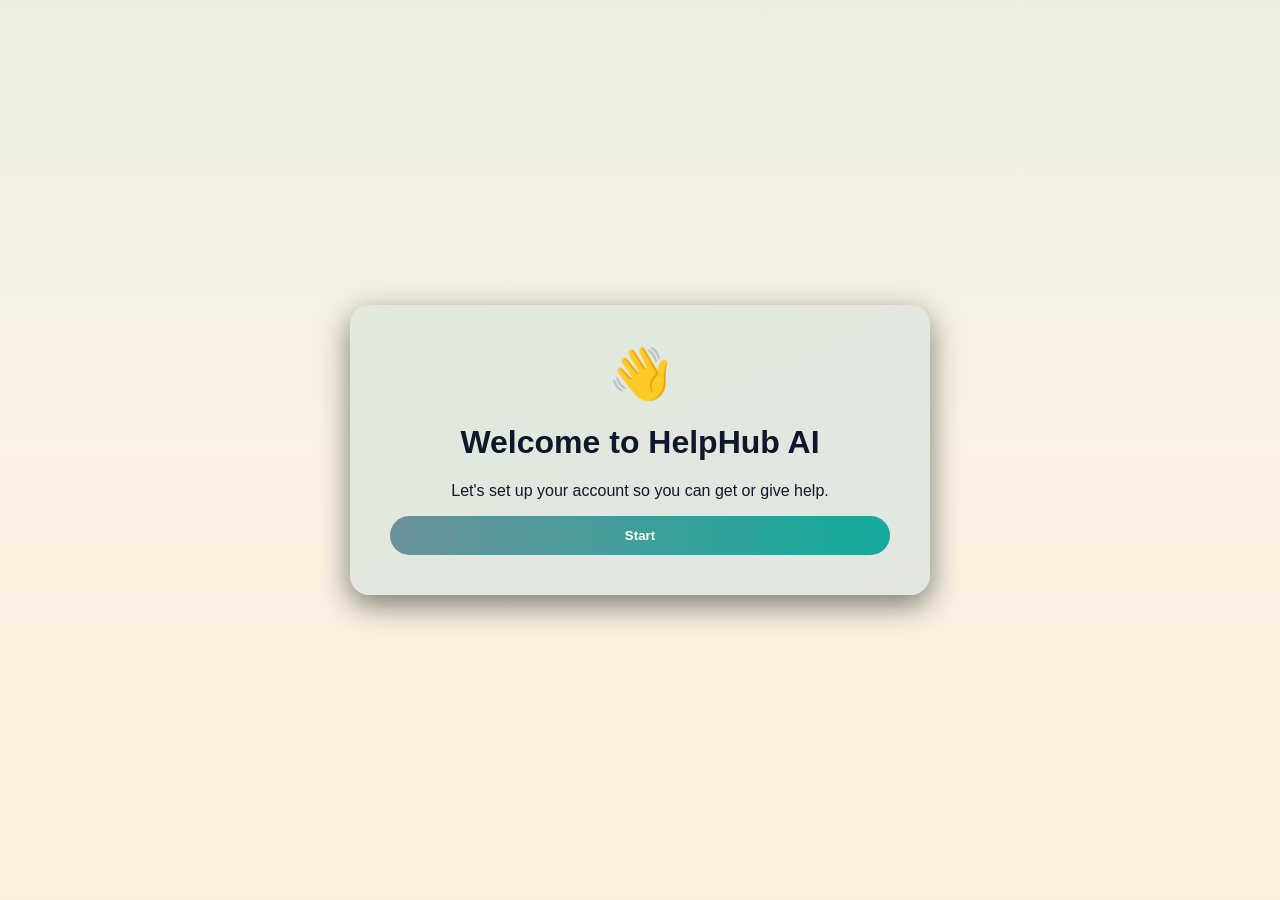
<file: index.html>
<!DOCTYPE html>
<html lang="en">
<head>
    <meta charset="UTF-8">
    <meta name="viewport" content="width=device-width, initial-scale=1.0">
    <title>Welcome to HelpHub | Onboarding</title>
    <link rel="stylesheet" href="style.css">
</head>
<body>
    <div class="onboarding-container">
        <!-- Step 1: Welcome -->
        <div class="step active" id="step1">
            <div class="icon">👋</div>
            <h1>Welcome to HelpHub AI</h1>
            <p>Let's set up your account so you can get or give help.</p>
            <button class="btn" onclick="nextStep(2)">Start</button>
        </div>

        <!-- Step 2: Role Selection -->
        <div class="step" id="step2">
            <h2>What is your purpose?</h2>
            <p>Choose your role so we can show you the right people.</p>
            <div class="role-cards">
                <div class="card" onclick="selectCard(this)">
                    <h3>Student</h3>
                    <p>I need help.</p>
                </div>
                <div class="card" onclick="selectCard(this)">
                    <h3>Mentor</h3>
                    <p>I want to provide my services.</p>
                </div>
            </div>
            <button class="btn" onclick="nextStep(3)">Next Step</button>
        </div>

        <!-- Step 3: Skills -->
        <div class="step" id="step3">
            <h2>Select Your Skills</h2>
            <p>Select atleast 3 skills.</p>
            <div class="skills-grid">
                <span class="skill-tag" onclick="toggleSkill(this)">React</span>
                <span class="skill-tag" onclick="toggleSkill(this)">Python</span>
                <span class="skill-tag" onclick="toggleSkill(this)">UI/UX</span>
                <span class="skill-tag" onclick="toggleSkill(this)">Figma</span>
                <span class="skill-tag" onclick="toggleSkill(this)">JavaScript</span>
            </div>
            <button class="btn" onclick="finish()">Finish Setup</button>
        </div>
    </div>

    <script>
        function nextStep(stepNumber) {
            document.querySelectorAll('.step').forEach(s => s.classList.remove('active'));
            document.getElementById('step' + stepNumber).classList.add('active');
        }
        function selectCard(el) {
            document.querySelectorAll('.card').forEach(c => c.classList.remove('selected'));
            el.classList.add('selected');
        }
        function toggleSkill(el) {
            el.classList.toggle('selected');
        }
        function finish() {
            alert('Setup Mukammal! Ab aap Dashboard par ja sakte hain.');
            window.location.href = 'HomePage.html'; // Aapka main page
        }
    </script>
</body>
</html>
</file>
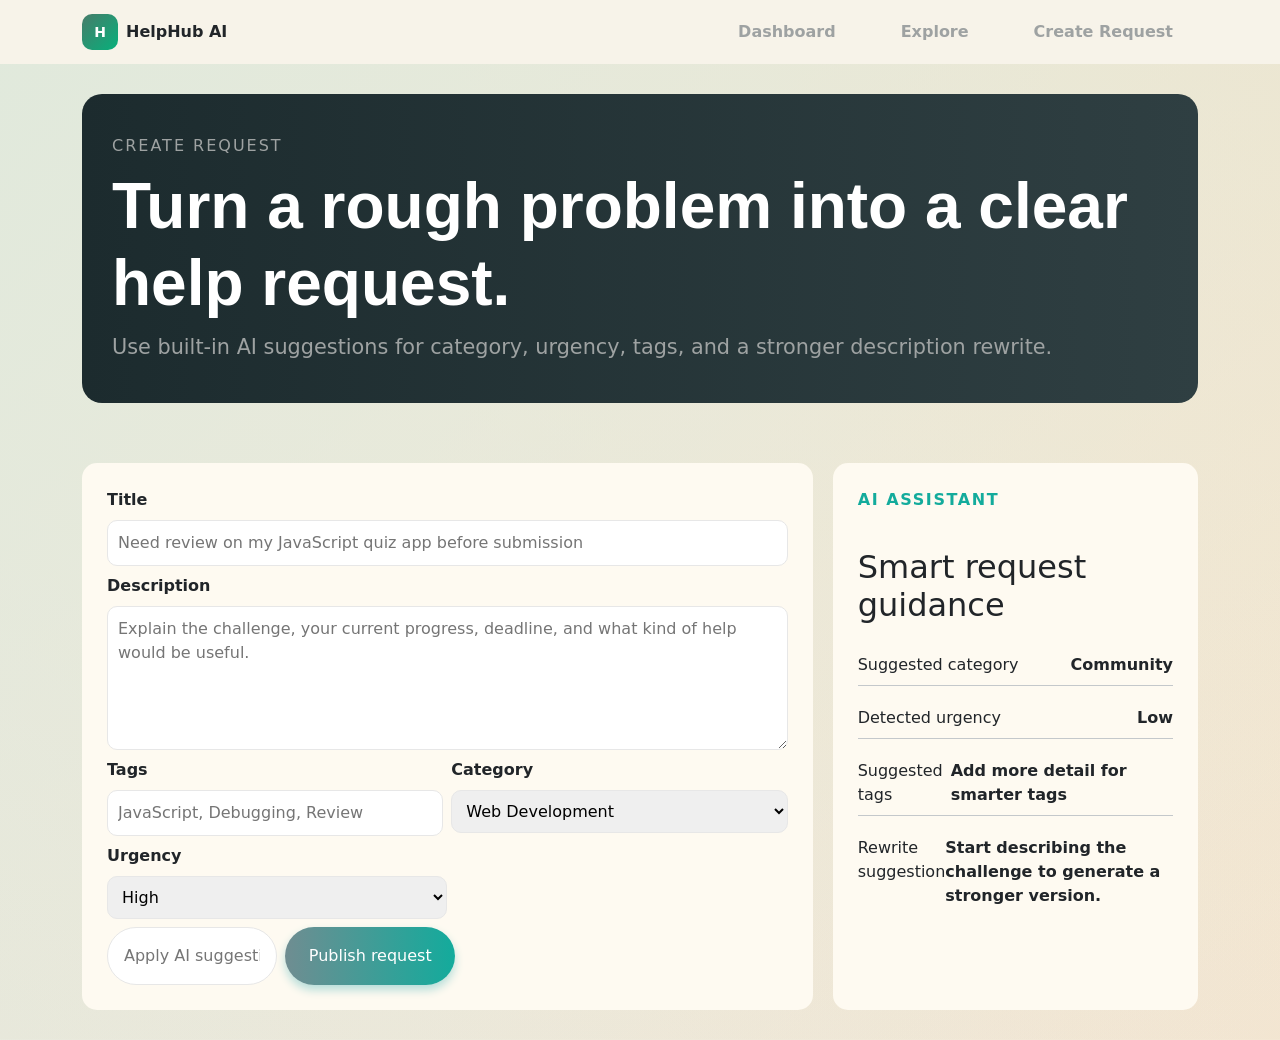
<file: CreateRequestDone.html>
<!DOCTYPE html>
<html lang="en">
<head>
    <meta charset="UTF-8">
    <meta name="viewport" content="width=device-width, initial-scale=1.0">
    <link rel="stylesheet" href="CreateRequestDone.css">
    <link href="https://cdn.jsdelivr.net/npm/bootstrap@5.0.2/dist/css/bootstrap.min.css" rel="stylesheet" integrity="sha384-EVSTQN3/azprG1Anm3QDgpJLIm9Nao0Yz1ztcQTwFspd3yD65VohhpuuCOmLASjC" crossorigin="anonymous">
    <title>Resuest Page</title>
</head>
<body>

     <!-- Navbar -->
  <nav class="navbar">
    <div class="container nav-containe logo">
      <div class="d-flex align-items-center m-0 gap-2">  
      <h2 class="logo-icon m-0">H</h2>
        <strong>HelpHub AI</strong>
        </div>

    <div class="nav-links">
      <a href="index.html">Dashboard</a>
      <a href="exploreDone.html">Explore</a>
      <a href="CreateRequestDone.html" >Create Request</a>
    </div>
    </div>
  </nav>

<div class="container ">
    
 
  <!-- Profile Header -->
  <section class="profile-header container">
    <span>CREATE REQUEST</span>
    <h1>Turn a rough problem into a clear help request.</h1>
    <p>Use built-in AI suggestions for category, urgency, tags, and a stronger description rewrite.</p>
  </section>

  <!-- Main Grid -->
  <section class="my-container container">

    <!-- Left Card -->
    <div class="my-card d-flex flex-column gap-2">

         <div class="first d-flex flex-column gap-2">
                <label >Title</label>
        <input type="text" placeholder="Need review on my JavaScript quiz app before submission">
            </div>

      <div class="first d-flex flex-column gap-2">
        <label>Description</label>
        <textarea class=" w-100 mytextarea "placeholder="Explain the challenge, your current progress, deadline, and what kind of help would be useful."></textarea>
      </div>

      <div class="d-flex gap-2">
      <div class="first w-50 d-flex flex-column gap-2">
          <label>Tags</label>
          <input type="text" placeholder="JavaScript, Debugging, Review">
      </div>

      <div class="first w-50 d-flex flex-column gap-2">
        <label >Category</label>
        
          <select class=" SelectOpt">
            <option selected>Web Development</option>
            <option value="1">Mobile Design</option>
            <option value="2">Data Science</option>
          </select>

      </div>
      </div>

       <div class="first w-50 d-flex flex-column gap-2">
        <label >Urgency</label>
        
          <select class="SelectOpt">
            <option selected>High</option>
            <option value="1">Medium</option>
            <option value="2">Low</option>
          </select>

      </div>

     
      <div class="d-flex gap-2">
        <input class="w-25 rounded-pill p-3 " type="text" placeholder="Apply AI suggestions">
        <button class="buttonSave  w-25 p-3 rounded-pill border-0">Publish request</button>
      </div>

     
       
     

    </div>

    <!-- Right Card -->
    <div class="my-card card2">
        <p class="green">AI ASSISTANT</p>
      <div class="heading-content">
        <h2>Smart request guidance</h2>
      </div>
      
      <div class="suggested-item d-flex justify-content-between border-0 pb-2 border-bottom border-secondary-subtle ">
        <span class="label">Suggested category</span>
        <span class="value"><b>Community</b></span>
      </div>
      
      <div class="suggested-item d-flex justify-content-between  border-0 pb-2 border-bottom border-secondary-subtle ">
        <span class="label">Detected urgency</span>
        <span class="value"><b>Low</b></span>
      </div>
      
      <div class="suggested-item d-flex justify-content-between  border-0 pb-2 border-bottom border-secondary-subtle ">
        <span class="label">Suggested tags </span>
        <span class="value"><b>Add more detail for smarter tags</b></span>
      </div>
     

      <div class="suggested-item d-flex justify-content-between">
        <span class="label">Rewrite suggestion </span>
        <span class="value"><b>Start describing the challenge to generate a stronger version.</b></span>
      </div>

     
      <!-- <button class="buttonSave">Publish request</button> -->
    </div>

    

  </section>

</div>

</div>    
</body>
<script src="https://cdn.jsdelivr.net/npm/@popperjs/core@2.9.2/dist/umd/popper.min.js" integrity="sha384-IQsoLXl5PILFhosVNubq5LC7Qb9DXgDA9i+tQ8Zj3iwWAwPtgFTxbJ8NT4GN1R8p" crossorigin="anonymous"></script>
<script src="https://cdn.jsdelivr.net/npm/bootstrap@5.0.2/dist/js/bootstrap.min.js" integrity="sha384-cVKIPhGWiC2Al4u+LWgxfKTRIcfu0JTxR+EQDz/bgldoEyl4H0zUF0QKbrJ0EcQF" crossorigin="anonymous"></script>
</html>
</file>
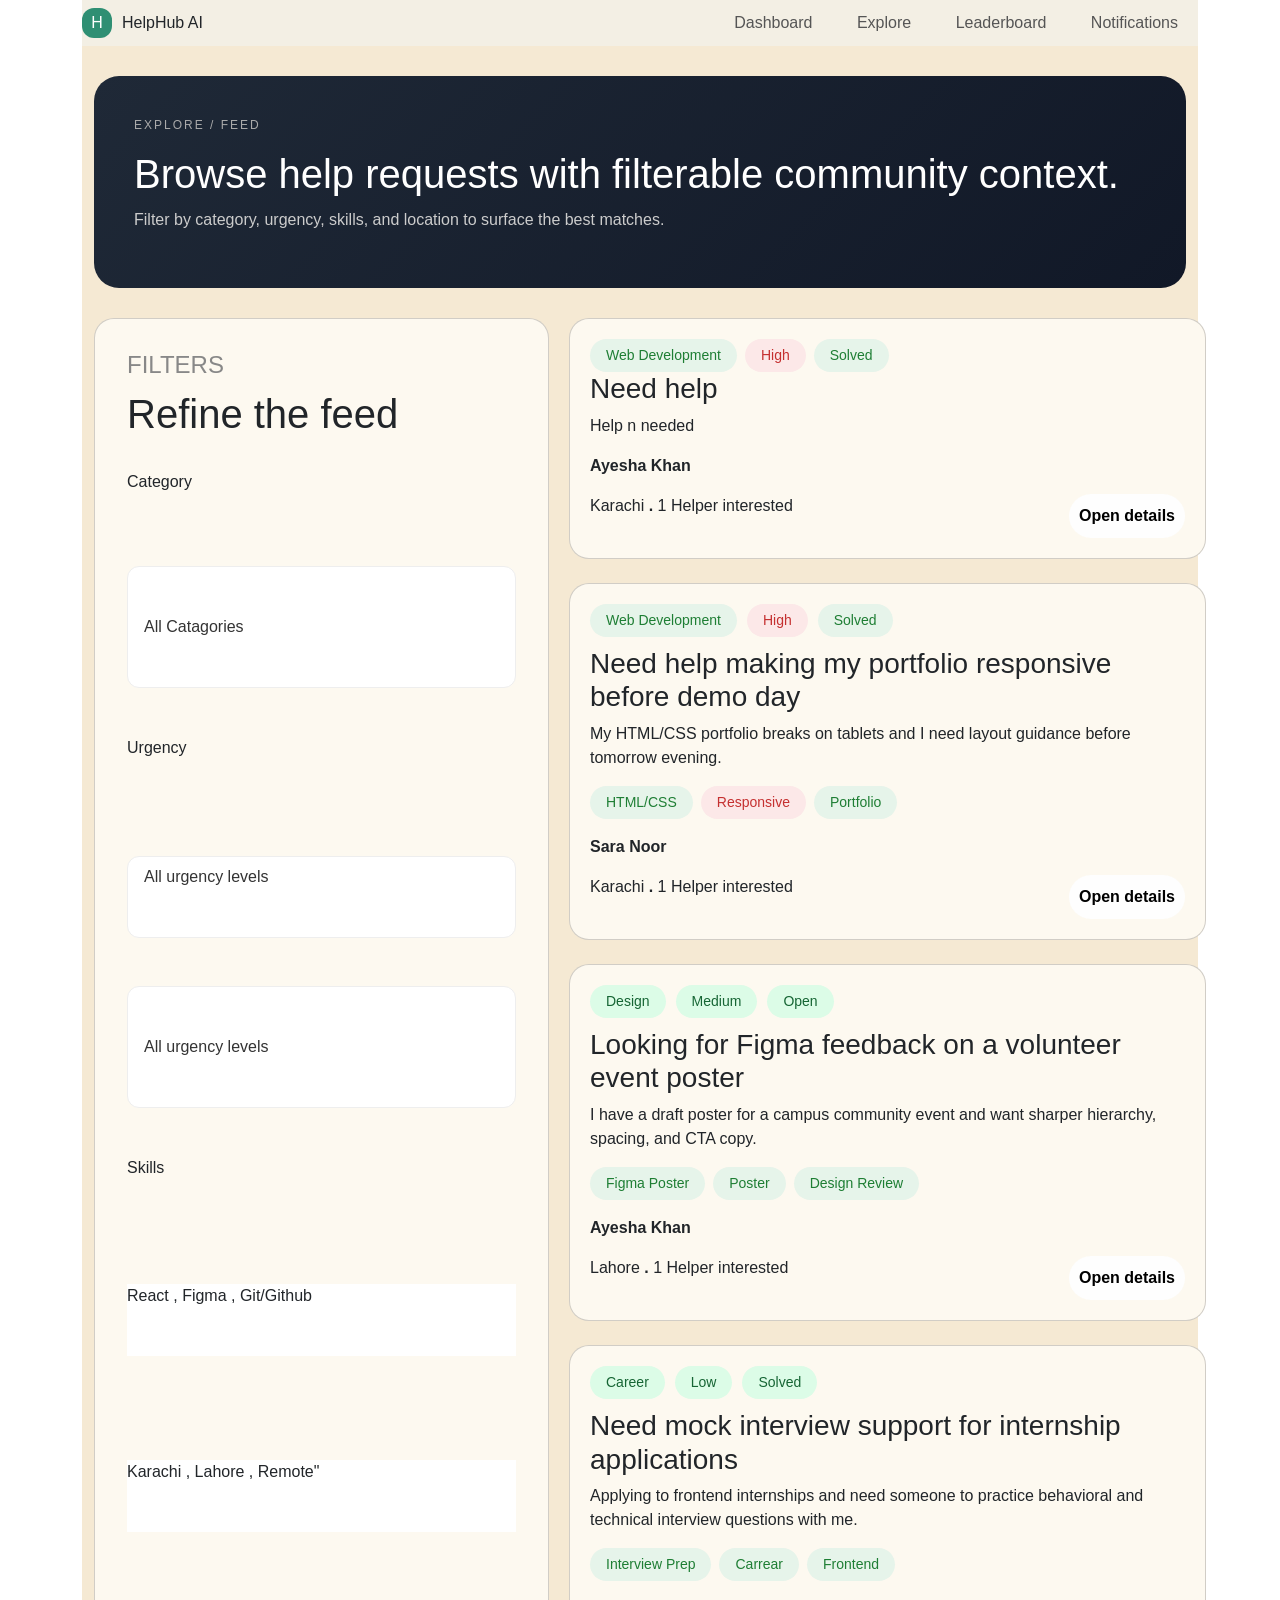
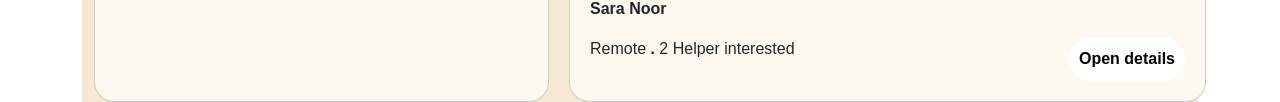
<file: explore.html>
<!doctype html>
<html lang="en">
  <head>
    <meta charset="UTF-8" />
    <title>HelpHub UI</title>
    <link
      href="https://cdn.jsdelivr.net/npm/bootstrap@5.3.8/dist/css/bootstrap.min.css"
      rel="stylesheet"
      integrity="sha384-sRIl4kxILFvY47J16cr9ZwB07vP4J8+LH7qKQnuqkuIAvNWLzeN8tE5YBujZqJLB"
      crossorigin="anonymous"
    />
    <link rel="stylesheet" href="explore.css" />
  </head>
  <body>
    <div class="container" >
    <div class="backg" style="background-color: #f5e9d3; ">
    <div class="container p-0" >
      <header class="navbar mynav" style="background-color: #f3efe4;">
        <div class="logo">
          <div class="avatar">H</div>
          <span>HelpHub AI</span>
        </div>

        <nav style="padding-right:10px"">
          <a href="#">Dashboard</a>
          <a class="active" href="explore.html">Explore</a>
          <a href="leader.html">Leaderboard</a>
          <a href="#">Notifications</a>
        </nav>
      </header>
    </div>

    <div class="container">
      <!-- HERO -->
      <section class="hero">
        <p class="breadcrumb">EXPLORE / FEED</p>
        <h1>Browse help requests with filterable community context.</h1>
        <p class="subtext">
          Filter by category, urgency, skills, and location to surface the best
          matches.
        </p>
      </section>
      <div class="d-grid">
        <div class="row">
          <!-- CONTENT -->
          <section class="content">
            <!-- Left -->
            <div class="card filter col-md-5 gap-5">
              <div class="dropdown-container">
                <div>
                  <h4>FILTERS</h4>
                  <h1>Refine the feed</h1>
                </div>
                <label for="" class=" pb-5 ms-0">Category</label>
                <div class="myspace d-flex flex-column gap-5">
                  <select class="custom-select ps-3 pt-5 pb-5">
                    <option value="all">All Catagories</option>
                    <option value="low">Low</option>
                    <option value="medium">Medium</option>
                    <option value="high">High</option>
                  </select>

                  <label for="" class="pb-5  ms-0">Urgency</label>
                  <select class="custom-select ps-3 pt-2 pb-5">
                    <option value="all">All urgency levels</option>
                    <option value="low">Low</option>
                    <option value="medium">Medium</option>
                    <option value="high">High</option>
                  </select>

                  <select
                    class="custom-select ps-3 pt-5 pb-5"
                    placceholder="React, Figma, Git/Github"
                  >
                    <option value="all">All urgency levels</option>
                    <option value="low">Low</option>
                    <option value="medium">Medium</option>
                    <option value="high">High</option>
                  </select>


                  <label for="" class="pb-5 ms-0">Skills</label>
                  
                  <p class=" pb-5 ms-0 bg-white mt-2 mb-2" >React , Figma , Git/Github</p>
                  
                  <p  class=" pb-5 ms-0 bg-white mt-5 mb-5"   >Karachi , Lahore , Remote"</p>
                </div>
              </div>
            </div>
            <!-- Right -->
            <div class="col-md-7 d-flex flex-column justify-content-between gap-4 h-100 ">
              <div class="card post">
                <div class="tag-container">
                  <span class="tag status-solved">Web Development</span>
                  <span class="tag priority-high">High</span>
                  <span class="tag status-solved">Solved</span>
                </div>

                <h3>Need help</h3>
                <p>Help n needed</p>
                <p><b>Ayesha Khan</b></p>
                <div class="line">
                  <div>
                    <p>Karachi <b>.</b> 1 Helper interested</p>
                  </div>

                  <button class="whiteButton">Open details</button>
                </div>
              </div>

              <div class="card post">
                <div class="tags">
                  <span class="tag status-solved">Web Development</span>
                  <span class="tag priority-high">High</span>
                  <span class="tag status-solved">Solved</span>
                </div>
                <h3>
                  Need help making my portfolio responsive before demo day
                </h3>
                <p>
                  My HTML/CSS portfolio breaks on tablets and I need layout
                  guidance before tomorrow evening.
                </p>

                <div class="d-flex gap-2 mb-3">
                  <span class="tag status-solved">HTML/CSS</span>
                  <span class="tag priority-high">Responsive</span>
                  <span class="tag status-solved">Portfolio</span>
                </div>
                <p><b>Sara Noor</b></p>
                <div class="line">
                  <div>
                    <p>Karachi <b>.</b> 1 Helper interested</p>
                  </div>

                  <button class="whiteButton">Open details</button>
                </div>
              </div>

              <div class="card post">
                <div class="tags">
                  <span class="tag green">Design</span>
                  <span class="tag green">Medium</span>
                  <span class="tag green">Open</span>
                </div>
                <h3>Looking for Figma feedback on a volunteer event poster</h3>
                <p>
                  I have a draft poster for a campus community event and want
                  sharper hierarchy, spacing, and CTA copy.
                </p>

                <div class="d-flex gap-2 mb-3">
                  <span class="tag status-solved">Figma Poster</span>
                  <span class="tag status-solved">Poster</span>
                  <span class="tag status-solved">Design Review</span>
                </div>

                <p><b>Ayesha Khan</b></p>
                <div class="line">
                  <div>
                    <p>Lahore <b>.</b> 1 Helper interested</p>
                  </div>

                  <button class="whiteButton">Open details</button>
                </div>
              </div>

              <div class="card post">
                <div class="tags">
                  <span class="tag green">Career</span>
                  <span class="tag green">Low</span>
                  <span class="tag green">Solved</span>
                </div>
                <h3>Need mock interview support for internship applications</h3>
                <p>
                  Applying to frontend internships and need someone to practice
                  behavioral and technical interview questions with me.
                </p>

                <div class="d-flex gap-2 mb-3">
                  <span class="tag status-solved">Interview Prep</span>
                  <span class="tag status-solved">Carrear</span>
                  <span class="tag status-solved">Frontend</span>
                </div>

                <p><b>Sara Noor</b></p>
                <div class="line">
                  <div>
                    <p>Remote <b>.</b> 2 Helper interested</p>
                  </div>

                  <button class="whiteButton">Open details</button>
                </div>
              </div>
            </div>
          </section>
        </div>
      </div>
    </div>

    </div>

    </div>
  </body>
  <script
    src="https://cdn.jsdelivr.net/npm/@popperjs/core@2.11.8/dist/umd/popper.min.js"
    integrity="sha384-I7E8VVD/ismYTF4hNIPjVp/Zjvgyol6VFvRkX/vR+Vc4jQkC+hVqc2pM8ODewa9r"
    crossorigin="anonymous"
  ></script>
  <script
    src="https://cdn.jsdelivr.net/npm/bootstrap@5.3.8/dist/js/bootstrap.min.js"
    integrity="sha384-G/EV+4j2dNv+tEPo3++6LCgdCROaejBqfUeNjuKAiuXbjrxilcCdDz6ZAVfHWe1Y"
    crossorigin="anonymous"
  ></script>
</html>
</file>
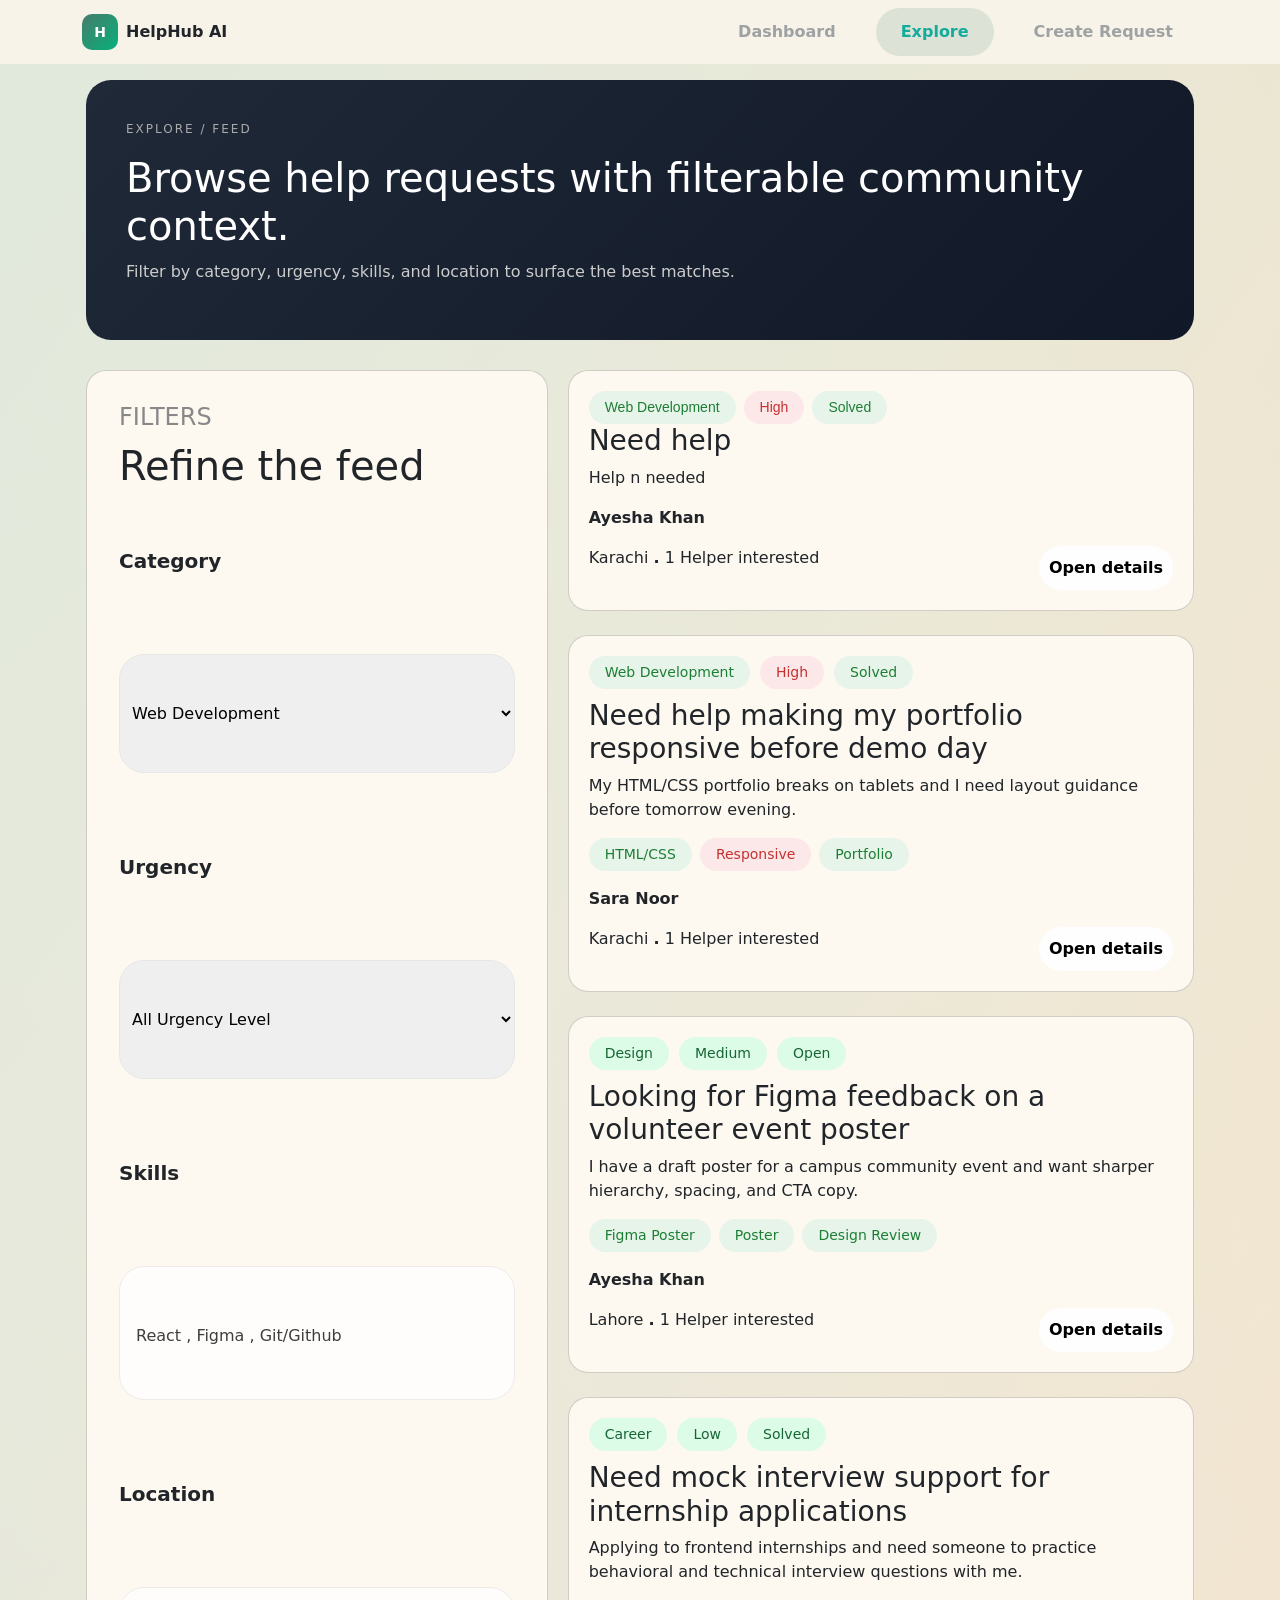
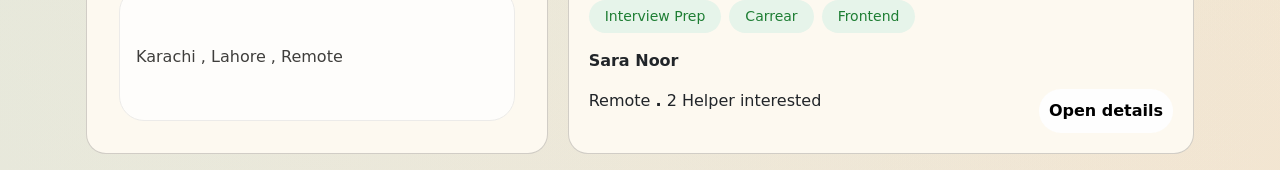
<file: exploreDone.html>
<!doctype html>
<html lang="en">
  <head>
    <meta charset="UTF-8" />
    <title>HelpHub UI</title>
    <link
      href="https://cdn.jsdelivr.net/npm/bootstrap@5.3.8/dist/css/bootstrap.min.css"
      rel="stylesheet"
      integrity="sha384-sRIl4kxILFvY47J16cr9ZwB07vP4J8+LH7qKQnuqkuIAvNWLzeN8tE5YBujZqJLB"
      crossorigin="anonymous"/>
    <link rel="stylesheet" href="exploreDone.css" />
  </head>
  <body>
      <nav class="navbar ">
    <div class="container  nav-containe logo">
      <div class="d-flex align-items-center m-0 gap-2">  
      <h2 class="logo-icon m-0">H</h2>
        <strong>HelpHub AI</strong>
        </div>

    <div class="nav-links">
      <a href="index.html">Dashboard</a>
      <a href="exploreDone.html" active>Explore</a>
      <a href="CreateRequestDone.html" >Create Request</a>
    </div>
    </div>
  </nav>



    <div class="container p-3">
      <!-- HERO -->
      <section class="hero ">
        <p class="breadcrumb">EXPLORE / FEED</p>
        <h1>Browse help requests with filterable community context.</h1>
        <p class="subtext">
          Filter by category, urgency, skills, and location to surface the best
          matches.
        </p>
      </section>
      <div class="d-grid">
        <div class="row">
          <!-- CONTENT -->
          <section class="content">
            <!-- Left -->
            <div class="card filter col-md-5 gap-5">
              
                <div>
                  <h4>FILTERS</h4>
                  <h1>Refine the feed</h1>
                </div>
                
                <div class="h-100 d-flex flex-column justify-content-between">
                  <label for="" class="ms-0 fs-5 fw-bold">Category</label>
                  <div class="first  d-flex flex-column gap-2">
                    <select class=" SelectOpt p-2 pt-5 pb-5 w-100 ">
                      <option >Web Development</option>
                      <option value="1">Mobile Design</option>
                      <option value="2">Data Science</option>
                    </select>

                  </div>

                  <label for="" class=" ms-0 fs-5 fw-bold">Urgency</label>

                  <div class="first  d-flex flex-column gap-2">
                    <select class=" SelectOpt p-2 pt-5 pb-5 w-100 ">
                    <option selected>All Urgency Level</option>  
                    <option value="low">Low</option>
                    <option value="medium">Medium</option>
                    <option value="high">High</option>
                    </select>

                  </div>

                  <label for="" class=" ms-0 fs-5 fw-bold">Skills</label>
                  
                  <input class="fs-4 opacity-75 w-100 pt-5 pb-5 SelectOpt ps-3 " placeholder="React , Figma , Git/Github"></input>

                  <label for="" class=" ms-0 fs-5 fw-bold">Location</label>
                  <input class="fs-4 opacity-75 w-100 pt-5 pb-5 SelectOpt ps-3" placeholder="Karachi , Lahore , Remote"></input>
                  
                </div>



              <!-- </div> -->
            </div>
            <!-- Right -->
            <div class="d-flex flex-column justify-content-between gap-4 h-100 ">
              <div class="card post">
                <div class="tag-container">
                  <span class="tag status-solved">Web Development</span>
                  <span class="tag priority-high">High</span>
                  <span class="tag status-solved">Solved</span>
                </div>

                <h3>Need help</h3>
                <p>Help n needed</p>
                <p><b>Ayesha Khan</b></p>
                <div class="line">
                  <div>
                    <p>Karachi <b>.</b> 1 Helper interested</p>
                  </div>

                  <button class="whiteButton">Open details</button>
                </div>
              </div>

              <div class="card post">
                <div class="tags">
                  <span class="tag status-solved">Web Development</span>
                  <span class="tag priority-high">High</span>
                  <span class="tag status-solved">Solved</span>
                </div>
                <h3>
                  Need help making my portfolio responsive before demo day
                </h3>
                <p>
                  My HTML/CSS portfolio breaks on tablets and I need layout
                  guidance before tomorrow evening.
                </p>

                <div class="d-flex gap-2 mb-3">
                  <span class="tag status-solved">HTML/CSS</span>
                  <span class="tag priority-high">Responsive</span>
                  <span class="tag status-solved">Portfolio</span>
                </div>
                <p><b>Sara Noor</b></p>
                <div class="line">
                  <div>
                    <p>Karachi <b>.</b> 1 Helper interested</p>
                  </div>

                  <button class="whiteButton">Open details</button>
                </div>
              </div>

              <div class="card post">
                <div class="tags">
                  <span class="tag green">Design</span>
                  <span class="tag green">Medium</span>
                  <span class="tag green">Open</span>
                </div>
                <h3>Looking for Figma feedback on a volunteer event poster</h3>
                <p>
                  I have a draft poster for a campus community event and want
                  sharper hierarchy, spacing, and CTA copy.
                </p>

                <div class="d-flex gap-2 mb-3">
                  <span class="tag status-solved">Figma Poster</span>
                  <span class="tag status-solved">Poster</span>
                  <span class="tag status-solved">Design Review</span>
                </div>

                <p><b>Ayesha Khan</b></p>
                <div class="line">
                  <div>
                    <p>Lahore <b>.</b> 1 Helper interested</p>
                  </div>

                  <button class="whiteButton">Open details</button>
                </div>
              </div>

              <div class="card post">
                <div class="tags">
                  <span class="tag green">Career</span>
                  <span class="tag green">Low</span>
                  <span class="tag green">Solved</span>
                </div>
                <h3>Need mock interview support for internship applications</h3>
                <p>
                  Applying to frontend internships and need someone to practice
                  behavioral and technical interview questions with me.
                </p>

                <div class="d-flex gap-2 mb-3">
                  <span class="tag status-solved">Interview Prep</span>
                  <span class="tag status-solved">Carrear</span>
                  <span class="tag status-solved">Frontend</span>
                </div>

                <p><b>Sara Noor</b></p>
                <div class="line">
                  <div>
                    <p>Remote <b>.</b> 2 Helper interested</p>
                  </div>

                  <button class="whiteButton">Open details</button>
                </div>
              </div>
            </div>
          </section>
        </div>
      </div>
    </div>

   

    
  </body>
  <script
    src="https://cdn.jsdelivr.net/npm/@popperjs/core@2.11.8/dist/umd/popper.min.js"
    integrity="sha384-I7E8VVD/ismYTF4hNIPjVp/Zjvgyol6VFvRkX/vR+Vc4jQkC+hVqc2pM8ODewa9r"
    crossorigin="anonymous"
  ></script>
  <script
    src="https://cdn.jsdelivr.net/npm/bootstrap@5.3.8/dist/js/bootstrap.min.js"
    integrity="sha384-G/EV+4j2dNv+tEPo3++6LCgdCROaejBqfUeNjuKAiuXbjrxilcCdDz6ZAVfHWe1Y"
    crossorigin="anonymous"
  ></script>
</html>
</file>
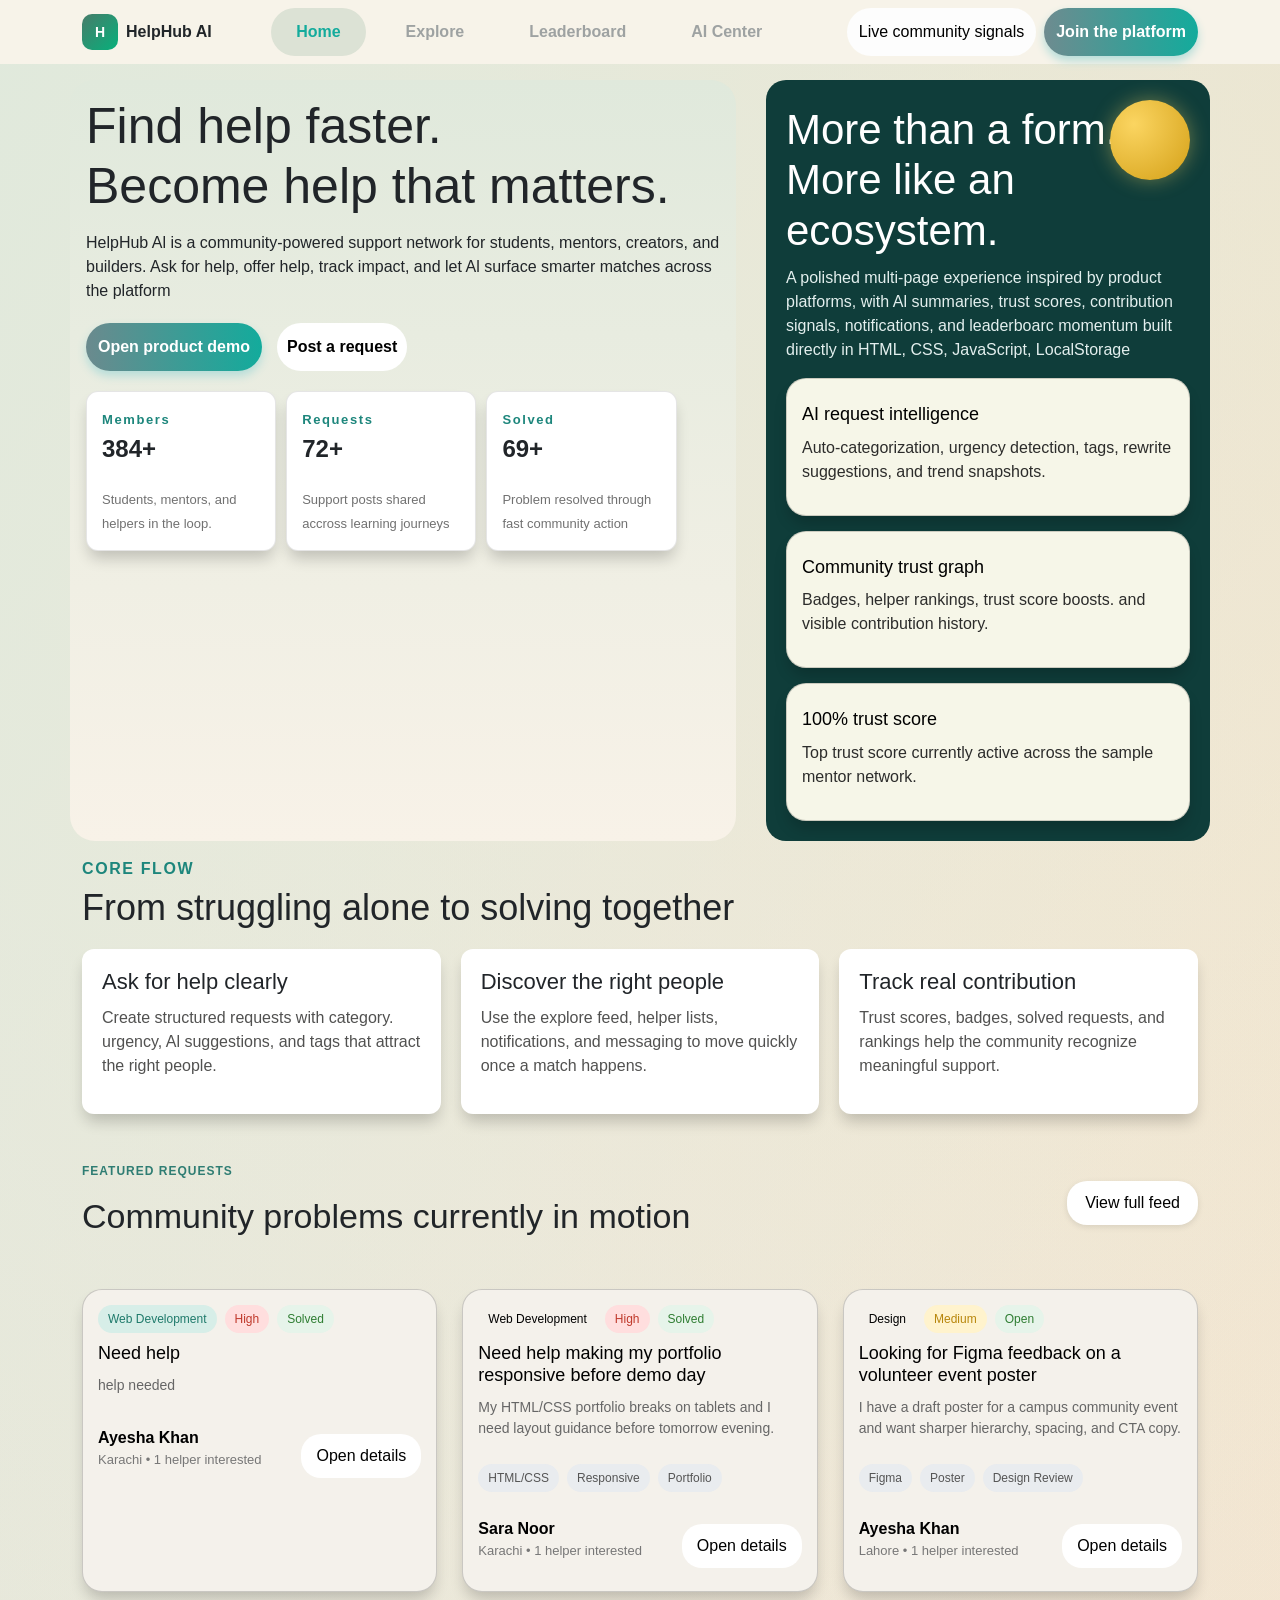
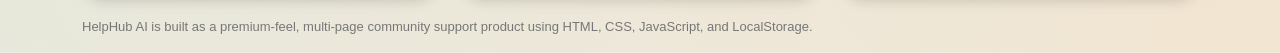
<file: HomePage.html>
<!DOCTYPE html>
<html lang="en">

<head>
    <meta charset="UTF-8">
    <meta name="viewport" content="width=device-width, initial-scale=1.0">
    <title>HelpHub AI</title>
     <link
      href="https://cdn.jsdelivr.net/npm/bootstrap@5.3.8/dist/css/bootstrap.min.css"
      rel="stylesheet"
      integrity="sha384-sRIl4kxILFvY47J16cr9ZwB07vP4J8+LH7qKQnuqkuIAvNWLzeN8tE5YBujZqJLB"
      crossorigin="anonymous"/>
    <link rel="stylesheet" href="HomePage.css">
</head>

<body>

    <!-- NAVBAR -->
     <nav class="navbar">
        <div class="container nav-containe logo">
       <div class="d-flex align-items-center m-0 gap-2">
          <h2 class="logo-icon m-0">H</h2>
          <strong>HelpHub AI</strong>
        </div>
        <div class="nav-links">
            <a href="index.html" active>Home</a>
            <a href="exploreDone.html">Explore</a>
            <a href="leaderDone.html">Leaderboard</a>
            <a href="AiCenterDone.html">AI Center</a>
        </div>
        <div class="buttondiv d-flex gap-2">
            <button class="navbtnwhite">Live community signals</button>
            <button class="buttonSave">Join the platform</button>
            
        </div>
        </div>
    </nav>
 

     
  

    <!-- HERO -->
    <section class="hero container p-0">
        <div class="left">
            <h1>Find help faster.<br>Become help that matters.</h1>
            <p>HelpHub Al is a community-powered support network for students, mentors, creators, and builders. Ask for
                help, offer help, track impact, and let Al surface smarter matches across the platform</p>
            <div class="buttons">
                <button class="buttonSave">Open product demo</button>
                <button class="whitebtn">Post a request</button>
            </div>

            <div class="stats">
                <div>
                    <span class="green">Members</span>
                    <p>384+</p>
                    <span>
                        Students, mentors, and helpers in the
                        loop.
                    </span>
                </div>
                <div>
                    <span class="green">Requests</span>
                    <p>72+</p>
                    <span>Support posts shared accross learning journeys</span>
                </div>
                <div>
                    <span class="green">Solved</span>
                    <p>69+</p>
                    <span>
                        Problem resolved through fast community action
                    </span>
                </div>
            </div>
        </div>

        <div class="right">
            <div class="yellow-circle"></div>
            <h2>More than a form.<br>More like an ecosystem.</h2>
            <p class="right-para">A polished multi-page experience inspired by product platforms, with Al summaries,
                trust scores,
                contribution signals, notifications, and leaderboarc momentum built directly in HTML, CSS, JavaScript,
                LocalStorage</p>

            <div class="card">
                <h3>AI request intelligence</h3>
                <p>Auto-categorization, urgency detection, tags, rewrite suggestions, and trend snapshots.</p>
            </div>
            <div class="card">
                <h3>Community trust graph</h3>
                <p>Badges, helper rankings, trust score boosts. and visible contribution history.</p>
            </div>
            <div class="card">
                <h3>100% trust score</h3>
                <p>Top trust score currently active across the sample mentor network.</p>
            </div>
        </div>
    </section>

    <!-- CORE FLOW -->
    <section class="core container">
        <span class="green">CORE FLOW</span>
        <h2>From struggling alone to solving together</h2>
        <div class="grid">
            <div class="box">
                <h3>Ask for help clearly</h3>
                <p>Create structured requests with category. urgency, Al suggestions, and tags that attract the right
                    people.</p>
            </div>
            <div class="box">
                <h3>Discover the right people</h3>
                <p>Use the explore feed, helper lists, notifications, and messaging to move quickly once a match
                    happens.</p>
            </div>
            <div class="box">
                <h3>Track real contribution</h3>
                <p>Trust scores, badges, solved requests, and rankings help the community recognize meaningful support.
                </p>
            </div>
        </div>
    </section>
    <section class="mt-5 container">

        <div class="top">
            <div>
                <p class="small">FEATURED REQUESTS</p>
                <h2>Community problems currently in motion</h2>
            </div>
            <button class="view-btn">View full feed</button>
        </div>

        <div class="cards">

            <!-- CARD 1 -->
            <div class="card">
                <div class="tags">
                    <span class="tag green1">Web Development</span>
                    <span class="tag red">High</span>
                    <span class="tag light-green">Solved</span>
                </div>

                <h3>Need help</h3>
                <p class="desc">help needed</p>

                <div class="user">
                    <div>
                        <strong>Ayesha Khan</strong>
                        <p>Karachi • 1 helper interested</p>
                    </div>
                    <button class="detail-btn">Open details</button>
                </div>
            </div>

            <!-- CARD 2 -->
            <div class="card">
                <div class="tags">
                    <span class="tag green">Web Development</span>
                    <span class="tag red">High</span>
                    <span class="tag light-green">Solved</span>
                </div>

                <h3>Need help making my portfolio responsive before demo day</h3>
                <p class="desc">
                    My HTML/CSS portfolio breaks on tablets and I need layout guidance before tomorrow evening.
                </p>

                <div class="tags small-tags">
                    <span class="tag light">HTML/CSS</span>
                    <span class="tag light">Responsive</span>
                    <span class="tag light">Portfolio</span>
                </div>

                <div class="user">
                    <div>
                        <strong>Sara Noor</strong>
                        <p>Karachi • 1 helper interested</p>
                    </div>
                    <button class="detail-btn">Open details</button>
                </div>
            </div>

            <!-- CARD 3 -->
            <div class="card">
                <div class="tags">
                    <span class="tag green">Design</span>
                    <span class="tag yellow">Medium</span>
                    <span class="tag light-green">Open</span>
                </div>

                <h3>Looking for Figma feedback on a volunteer event poster</h3>
                <p class="desc">
                    I have a draft poster for a campus community event and want sharper hierarchy, spacing, and CTA
                    copy.
                </p>

                <div class="tags small-tags">
                    <span class="tag light">Figma</span>
                    <span class="tag light">Poster</span>
                    <span class="tag light">Design Review</span>
                </div>

                <div class="user">
                    <div>
                        <strong>Ayesha Khan</strong>
                        <p>Lahore • 1 helper interested</p>
                    </div>
                    <button class="detail-btn">Open details</button>
                </div>
            </div>

        </div>

        <p class="footer">
            HelpHub AI is built as a premium-feel, multi-page community support product using HTML, CSS, JavaScript, and
            LocalStorage.
        </p>

    </section>




    
</body>
 <script
    src="https://cdn.jsdelivr.net/npm/@popperjs/core@2.11.8/dist/umd/popper.min.js"
    integrity="sha384-I7E8VVD/ismYTF4hNIPjVp/Zjvgyol6VFvRkX/vR+Vc4jQkC+hVqc2pM8ODewa9r"
    crossorigin="anonymous"
  ></script>
  <script
    src="https://cdn.jsdelivr.net/npm/bootstrap@5.3.8/dist/js/bootstrap.min.js"
    integrity="sha384-G/EV+4j2dNv+tEPo3++6LCgdCROaejBqfUeNjuKAiuXbjrxilcCdDz6ZAVfHWe1Y"
    crossorigin="anonymous"
  ></script>
</html>
</file>
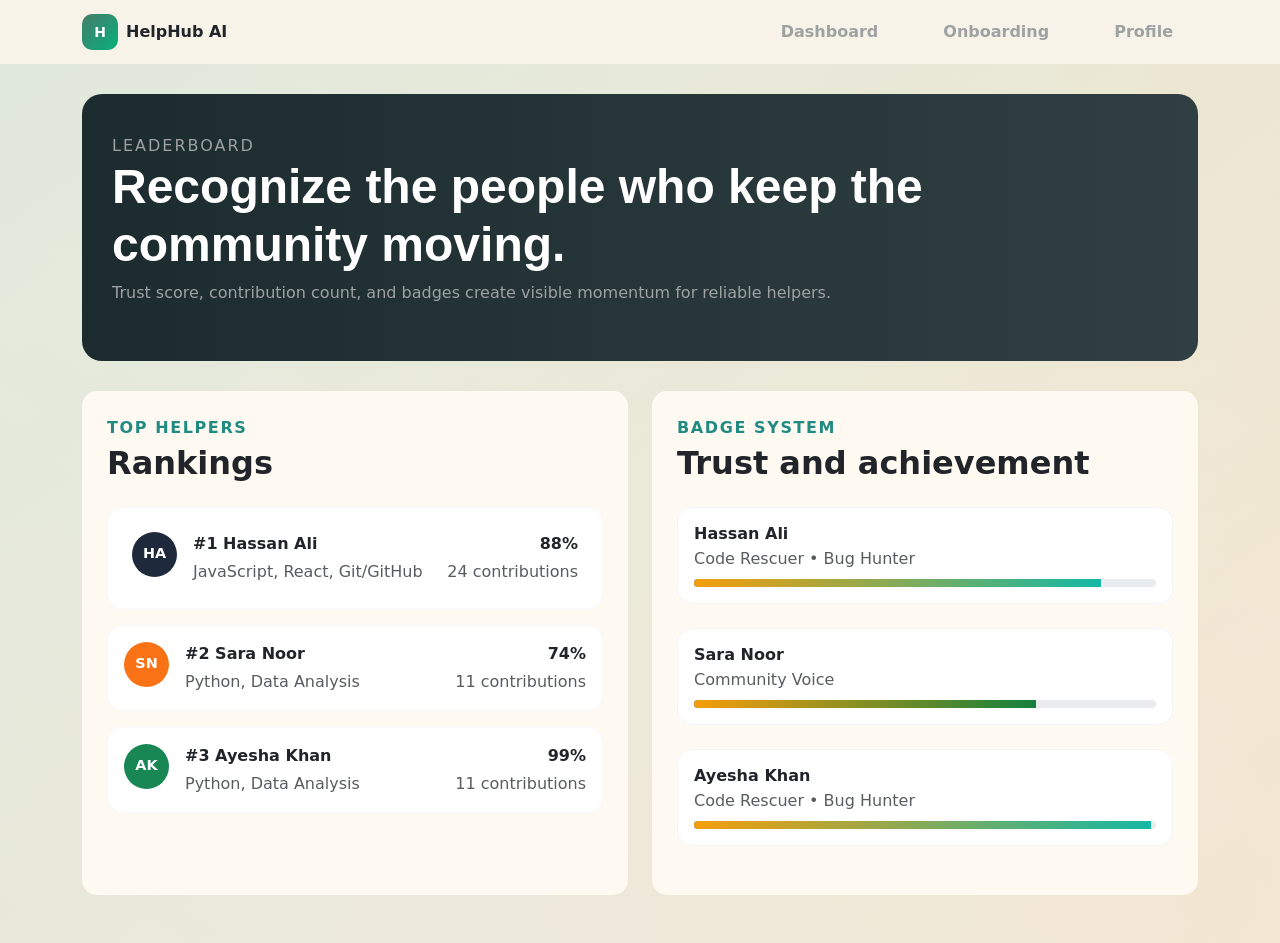
<file: leaderDone.html>
<!DOCTYPE html>
<html lang="en">
<head>
    <meta charset="UTF-8">
    <meta name="viewport" content="width=device-width, initial-scale=1.0">
    <link rel="stylesheet" href="leaderDone.css">
    <link href="https://cdn.jsdelivr.net/npm/bootstrap@5.0.2/dist/css/bootstrap.min.css" rel="stylesheet" integrity="sha384-EVSTQN3/azprG1Anm3QDgpJLIm9Nao0Yz1ztcQTwFspd3yD65VohhpuuCOmLASjC" crossorigin="anonymous">
    <title>Leader Page</title>
</head>
<body>

     <!-- Navbar -->
  <nav class="navbar">
    <div class="container nav-containe logo">
      <div class="d-flex align-items-center m-0 gap-2">  
      <h2 class="logo-icon m-0">H</h2>
        <strong>HelpHub AI</strong>
        </div>

    <div class="nav-links">
      <a href="index.html">Dashboard</a>
      <a href="OnboardingPage.html">Onboarding</a>
      <a href="profileDone.html" >Profile</a>
    </div>
    </div>
  </nav>

<div class="container ">
    
 
  <!-- Profile Header -->
  <section class="profile-header container">
    <span>LEADERBOARD</span>
    <h1>Recognize the people who keep the community moving.</h1>
    <p>Trust score, contribution count, and badges create visible momentum for reliable helpers.</p>
  </section>
</div>
  <!-- Main Grid -->
  <!-- <section class="main-container container">

    <div class="left-panel">
            

    </div>

    <div class="right-panel">
          

           
       
    </div>

  </section> -->






    <div class="container">
        <!-- Navigation Bar -->
  
        <div class="d-flex gap-4 pb-5 ">
            <!-- Rankings Section -->
            <div class="w-50 my-card">
                <!-- card border-0 shadow-sm rounded-4 h-100 p-4 -->
                <div class="">
                    <p class="text-uppercase  fw-bold extra-small mb-1 green">Top Helpers</p>
                    <h2 class="fw-bold mb-4">Rankings</h2>

                    <!-- Rank Item 1 -->
                    <div class="rank-item d-flex align-items-start p-4 mb-3 bg-white border-light shadow-hover">
                        <div class="avatar bg-dark-blue text-white rounded-circle me-3">HA</div>
                        <div class="flex-grow-1">
                            <div class="d-flex justify-content-between align-items-center mb-1">
                                <h6 class="mb-0 fw-bold">#1 Hassan Ali</h6>
                                <span class="fw-bold">88%</span>
                            </div>
                            <div class="d-flex justify-content-between text-muted extra-small">
                                <span>JavaScript, React, Git/GitHub</span>
                                <span>24 contributions</span>
                            </div>
                        </div>
                    </div>

                    <!-- Rank Item 2 -->
                    <div class="rank-item d-flex align-items-start p-3 mb-3 bg-white border-light shadow-hover">
                        <div class="avatar bg-orange text-white rounded-circle me-3">SN</div>
                        <div class="flex-grow-1">
                            <div class="d-flex justify-content-between align-items-center mb-1">
                                <h6 class="mb-0 fw-bold">#2 Sara Noor</h6>
                                <span class="fw-bold">74%</span>
                            </div>
                            <div class="d-flex justify-content-between text-muted extra-small">
                                <span>Python, Data Analysis</span>
                                <span>11 contributions</span>
                            </div>
                        </div>
                    </div>

                      <!-- Rank Item 3 -->
                    <div class="rank-item d-flex align-items-start p-3 bg-white border-light shadow-hover ">
                        <div class="avatar bg-success text-white rounded-circle me-3">AK</div>
                        <div class="flex-grow-1">
                            <div class="d-flex justify-content-between align-items-center mb-1">
                                <h6 class="mb-0 fw-bold">#3 Ayesha Khan</h6>
                                <span class="fw-bold">99%</span>
                            </div>
                            <div class="d-flex justify-content-between text-muted extra-small">
                                <span>Python, Data Analysis</span>
                                <span>11 contributions</span>
                            </div>
                        </div>
                    </div>
                </div>
            </div>

            <!-- Badge System Section -->
            <div class="w-50 my-card">
                <!-- card border-0 shadow-sm rounded-4 h-100 p-4 -->
                <div class="">
                    <p class="text-uppercase fw-bold extra-small mb-1 green">Badge System</p>
                    <h2 class="fw-bold mb-4">Trust and achievement</h2>

                    <!-- Achievement Card 1 -->
                    <div class="achievement-card mb-4 p-3 bg-white shadow-hover">
                        <h6 class="fw-bold mb-1">Hassan Ali</h6>
                        <p class="text-muted extra-small mb-2">Code Rescuer • Bug Hunter</p>
                        <div class="progress rounded-pill" style="height: 8px;">
                            <div class="progress-bar bg-gradient-teal" role="progressbar" style="width: 88%"></div>
                        </div>
                    </div>

                    <!-- Achievement Card 2 -->
                    <div class="achievement-card mb-4 p-3 bg-white shadow-hover">
                        <h6 class="fw-bold mb-1">Sara Noor</h6>
                        <p class="text-muted extra-small mb-2">Community Voice</p>
                        <div class="progress rounded-pill" style="height: 8px;">
                            <div class="progress-bar bg-gradient-green" role="progressbar" style="width: 74%"></div>
                        </div>
                    </div>

                     <!-- Achievement Card 3 -->
                    <div class="achievement-card mb-4 p-3 bg-white shadow-hover">
                        <h6 class="fw-bold mb-1">Ayesha Khan</h6>
                        <p class="text-muted extra-small mb-2">Code Rescuer • Bug Hunter</p>
                        <div class="progress rounded-pill" style="height: 8px;">
                            <div class="progress-bar bg-gradient-teal" role="progressbar" style="width: 99%"></div>
                        </div>
                    </div>
                     
                </div>
            </div>
        </div>
    </div>

</body>
</html>





 
</body>
<script src="https://cdn.jsdelivr.net/npm/@popperjs/core@2.9.2/dist/umd/popper.min.js" integrity="sha384-IQsoLXl5PILFhosVNubq5LC7Qb9DXgDA9i+tQ8Zj3iwWAwPtgFTxbJ8NT4GN1R8p" crossorigin="anonymous"></script>
<script src="https://cdn.jsdelivr.net/npm/bootstrap@5.0.2/dist/js/bootstrap.min.js" integrity="sha384-cVKIPhGWiC2Al4u+LWgxfKTRIcfu0JTxR+EQDz/bgldoEyl4H0zUF0QKbrJ0EcQF" crossorigin="anonymous"></script>
</html>
</file>
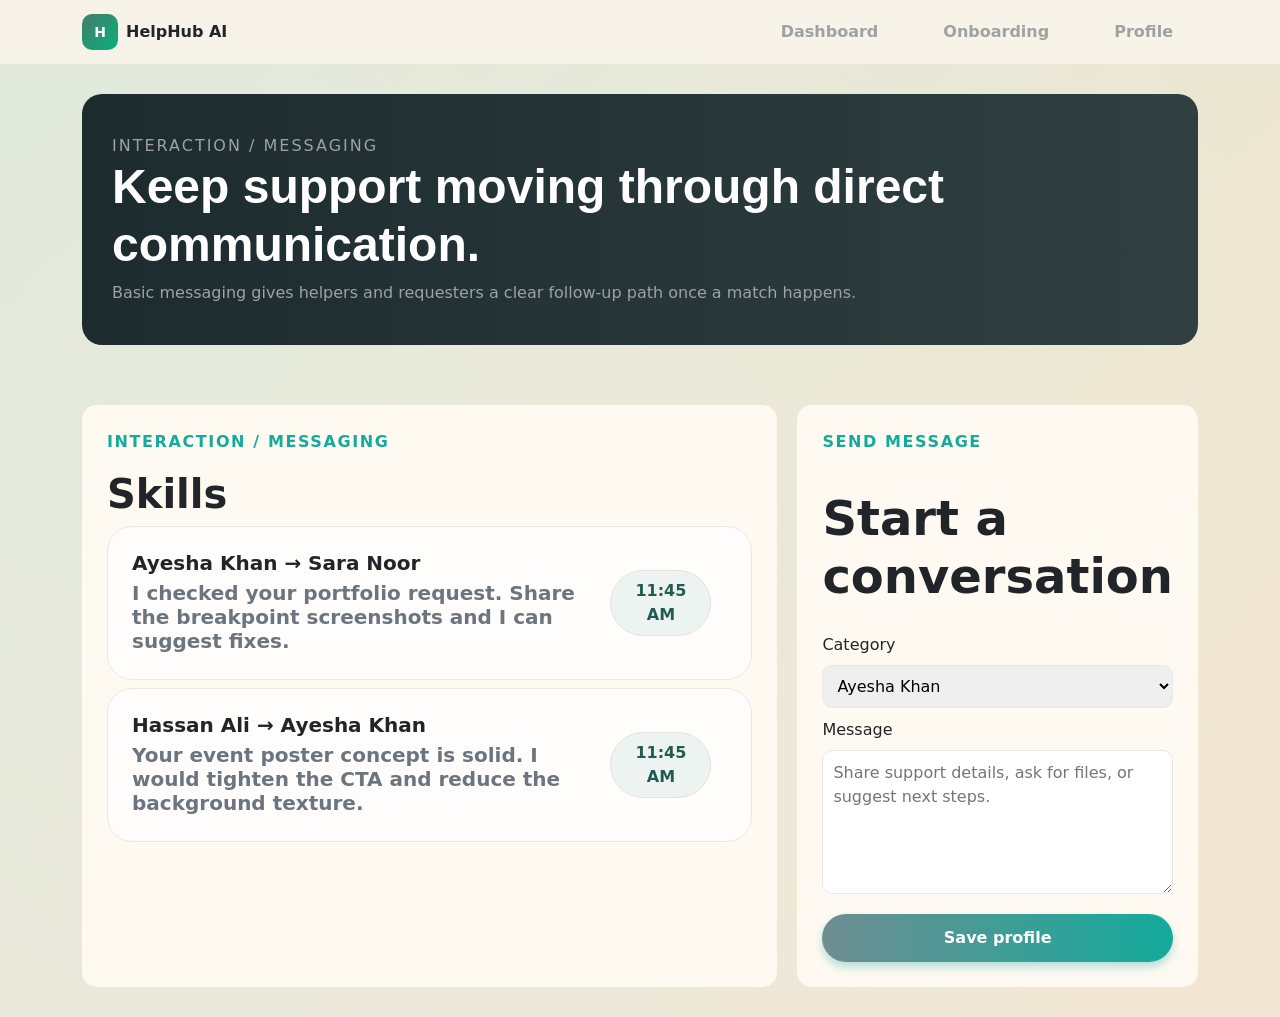
<file: messagDone.html>
<!DOCTYPE html>
<html lang="en">

<head>
    <meta charset="UTF-8">
    <meta name="viewport" content="width=device-width, initial-scale=1.0">
    <title>Message Page</title>
    <link rel="stylesheet" href="messageDone.css">
    <link href="https://cdn.jsdelivr.net/npm/bootstrap@5.0.2/dist/css/bootstrap.min.css" rel="stylesheet"
        integrity="sha384-EVSTQN3/azprG1Anm3QDgpJLIm9Nao0Yz1ztcQTwFspd3yD65VohhpuuCOmLASjC" crossorigin="anonymous">
</head>
<body>

    <!-- Navbar -->
    <nav class="navbar">
        <div class="container nav-containe logo">
        <div class="d-flex align-items-center m-0 gap-2">  
        <h2 class="logo-icon m-0">H</h2>
            <strong>HelpHub AI</strong>
            </div>

        <div class="nav-links">
        <a href="index.html">Dashboard</a>
        <a href="OnboardingPage.html">Onboarding</a>
        <a href="profileDone.html" >Profile</a>
        </div>
        </div>
    </nav>


    
<div class="container ">
    
 
  <!-- Profile Header -->
  <section class="profile-header container">
    <span>INTERACTION / MESSAGING</span>
    <h1> Keep support moving through direct communication.</h1>
    <p class="m-0">Basic messaging gives helpers and requesters a clear follow-up path once a match happens.</p>
  </section>

  <!-- Main Grid -->
  <section class="my-container container">

    <!-- Left Card -->
    <div class="my-card">

        <p class="green">INTERACTION / MESSAGING</p>

      <h1 class="fw-bold">Skills</h1>
        
       <div class="d-flex flex-column gap-2">

        <div class="d-flex justify-content-between align-items-center notifocation p-3">
          <div class="p-2"> 
            <h5 ><b>Ayesha Khan → Sara Noor</b></h5>
              <span class="m-0 fw-semibold text-secondary fs-5 pe-5 ">I checked your portfolio request. Share the breakpoint screenshots and I can suggest fixes.</span> 

          </div>
          <div><button class="notificationbtn p-2 ps-4 pe-4 m-4">11:45 <p class="m-0">AM</p></button></div>
        </div>

        <div class="d-flex justify-content-between align-items-center notifocation p-3">
          <div class="p-2"> 
            <h5><b>Hassan Ali → Ayesha Khan</b></h5>
              <span class="m-0 fw-semibold text-secondary fs-5 pe-5 ">Your event poster concept is solid. I would tighten the CTA and reduce the background texture.</span> 
                
              
          </div>
          <div><button class="notificationbtn p-2 ps-4 pe-4 m-4">11:45 <p class="m-0">AM</p></button></div>
        </div>

       
        


        

        </div>

    </div>

    <!-- Right Card -->
    <div class="my-card card2">
        <p class="green">SEND MESSAGE</p>
      <div class="heading-content">
        <h2>Start a conversation</h2>
      </div>

      <div class="input-field">
        <div class="top-field">
            <div class="first w-100 d-flex flex-column gap-2">
        <label >Category</label>
        
          <select class=" SelectOpt">
            <option selected>Ayesha Khan</option>
            <option value="1">HAssan Ali</option>
            <option value="2">Sara Khan</option>
          </select>

      </div>
        
        </div>
       <div class="first d-flex flex-column gap-2">
        <label>Message</label>
        <textarea class=" w-100 mytextarea "placeholder="Share support details, ask for files, or suggest next steps."></textarea>
      </div>
      
      </div>

      <button class="buttonSave">Save profile</button>
    </div>

  </section>

</div>
  




</body>
<script src="https://cdn.jsdelivr.net/npm/@popperjs/core@2.9.2/dist/umd/popper.min.js"
    integrity="sha384-IQsoLXl5PILFhosVNubq5LC7Qb9DXgDA9i+tQ8Zj3iwWAwPtgFTxbJ8NT4GN1R8p"
    crossorigin="anonymous"></script>
<script src="https://cdn.jsdelivr.net/npm/bootstrap@5.0.2/dist/js/bootstrap.min.js"
    integrity="sha384-cVKIPhGWiC2Al4u+LWgxfKTRIcfu0JTxR+EQDz/bgldoEyl4H0zUF0QKbrJ0EcQF"
    crossorigin="anonymous"></script>

</html>
</file>
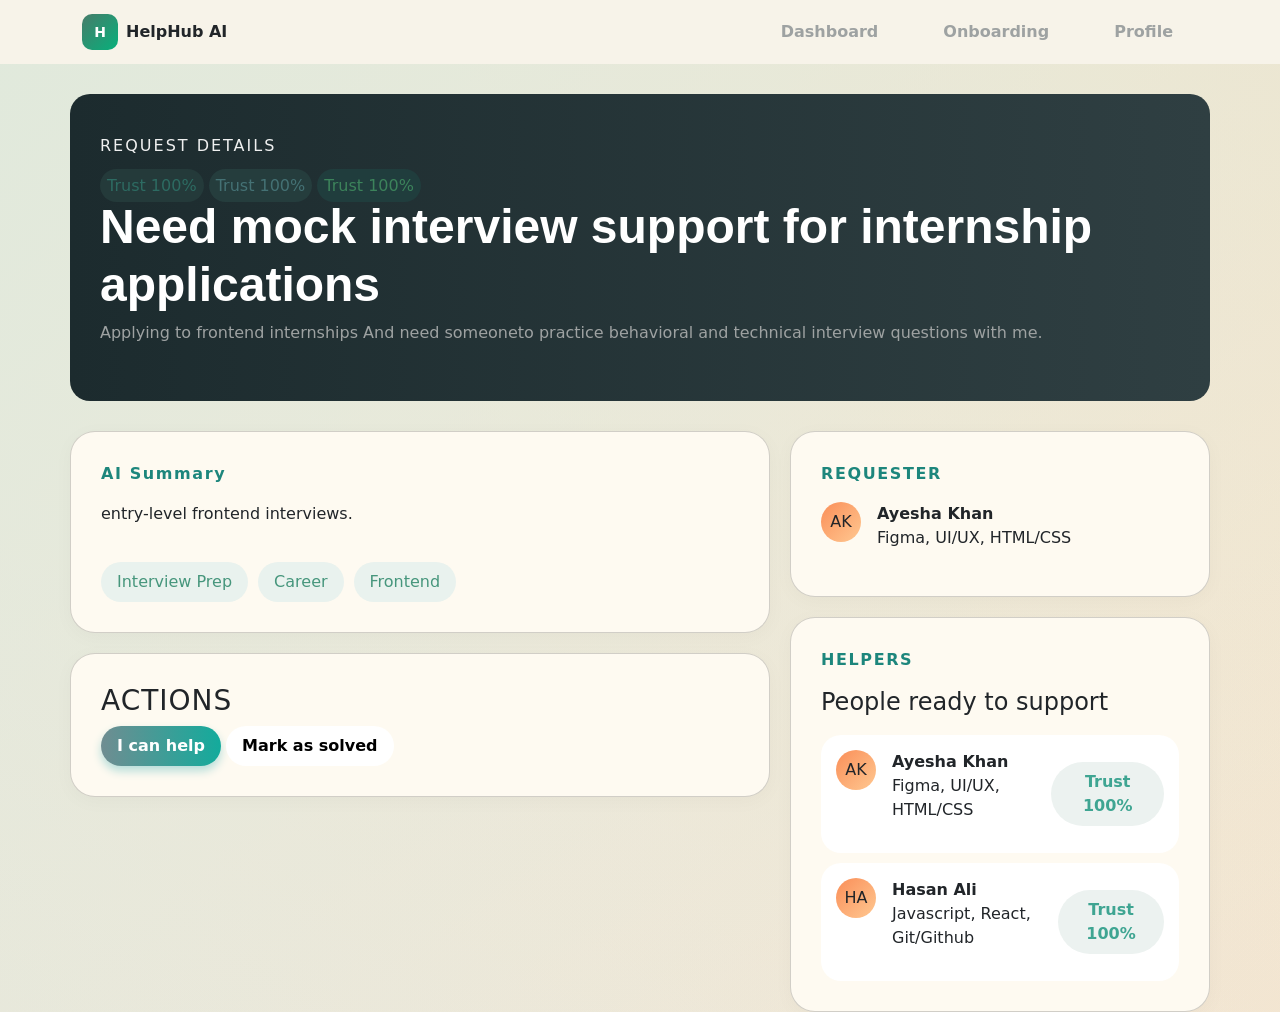
<file: MockInterviewPageDone.html>
<!DOCTYPE html>
<html lang="en">

<head>
    <meta charset="UTF-8">
    <meta name="viewport" content="width=device-width, initial-scale=1.0">
    <title>Mock Interview Page</title>
    <link rel="stylesheet" href="MockInterviewPageDone.css">
    <link href="https://cdn.jsdelivr.net/npm/bootstrap@5.0.2/dist/css/bootstrap.min.css" rel="stylesheet"
        integrity="sha384-EVSTQN3/azprG1Anm3QDgpJLIm9Nao0Yz1ztcQTwFspd3yD65VohhpuuCOmLASjC" crossorigin="anonymous">
</head>
<body>

    <!-- Navbar -->
    <nav class="navbar">
        <div class="container nav-containe logo">
        <div class="d-flex align-items-center m-0 gap-2">  
        <h2 class="logo-icon m-0">H</h2>
            <strong>HelpHub AI</strong>
            </div>

        <div class="nav-links">
        <a href="index.html">Dashboard</a>
        <a href="OnboardingPage.html">Onboarding</a>
        <a href="profileDone.html" >Profile</a>
        </div>
        </div>
    </nav>

     <!-- Profile Header -->
  <section class="profile-header container">
    <p class="first">REQUEST DETAILS</p>
    <div class="profile-header-button">
      <span class="one">Trust 100%</span>
      <span class="two  ">Trust 100%</span>
      <span class="three ">Trust 100%</span>
    </div>
    <h1>Need mock interview support for internship applications</h1>
    <p>Applying to frontend internships And need someoneto practice behavioral and technical interview questions with me.</p>
  </section>

<div class="container p-0 dashboard mt-2">
  <!-- Left Column -->
  <div class="column">
    <div class="card">
      <div class="header">
        <p class="green">AI Summary</p>
        
      </div>
      <p>entry-level frontend interviews.</p>
      <div class="tags">
        <span class="tag">Interview Prep</span>
        <span class="tag">Career</span>
        <span class="tag">Frontend</span>
      </div>
    </div>

    <div class="card actions ">
      <h3>ACTIONS</h3>
      <div class="action-buttons">
        
        <button class="buttonSave p-2 ps-3 pe-3">I can help</button>
        <button class="buttonSolved p-2 ps-3 pe-3">Mark as solved</button>
      </div>
    </div>
  </div>

  <!-- Right Column -->
  <div class="column">
    <div class="card requester">
      <p class="green">REQUESTER</p>
       <div class="helper-info">
          
            <div class="avatar ak ">AK</div>
            <div>
            <strong>Ayesha Khan</strong>
            <p>Figma, UI/UX, HTML/CSS</p>
          </div>
        </div>
    </div>

    <div class="card helpers">
      <p class="green">HELPERS</p>
      <h4>People ready to support</h4>
      <div class="helper-item">
        
        <div class="helper-info">
          
          <div class="avatar ak ">AK</div>
            <div>
            <strong>Ayesha Khan</strong>
            <p>Figma, UI/UX, HTML/CSS</p>
            </div>
          </div>
           <span class="trust p-2 ps-3 pe-3">Trust 100%</span>
        </div>

      <div class="helper-item">
        
        <div class="helper-info">
          <div class="avatar ak">HA</div>
            <div>
            <strong>Hasan Ali</strong>
            <p>Javascript, React, Git/Github</p>
            </div>
          </div>
          <span class="trust p-2 ps-3 pe-3">Trust 100%</span>
      </div>
    </div>
  </div>
</div>






</body>
<script src="https://cdn.jsdelivr.net/npm/@popperjs/core@2.9.2/dist/umd/popper.min.js"
    integrity="sha384-IQsoLXl5PILFhosVNubq5LC7Qb9DXgDA9i+tQ8Zj3iwWAwPtgFTxbJ8NT4GN1R8p"
    crossorigin="anonymous"></script>
<script src="https://cdn.jsdelivr.net/npm/bootstrap@5.0.2/dist/js/bootstrap.min.js"
    integrity="sha384-cVKIPhGWiC2Al4u+LWgxfKTRIcfu0JTxR+EQDz/bgldoEyl4H0zUF0QKbrJ0EcQF"
    crossorigin="anonymous"></script>

</html>
</file>
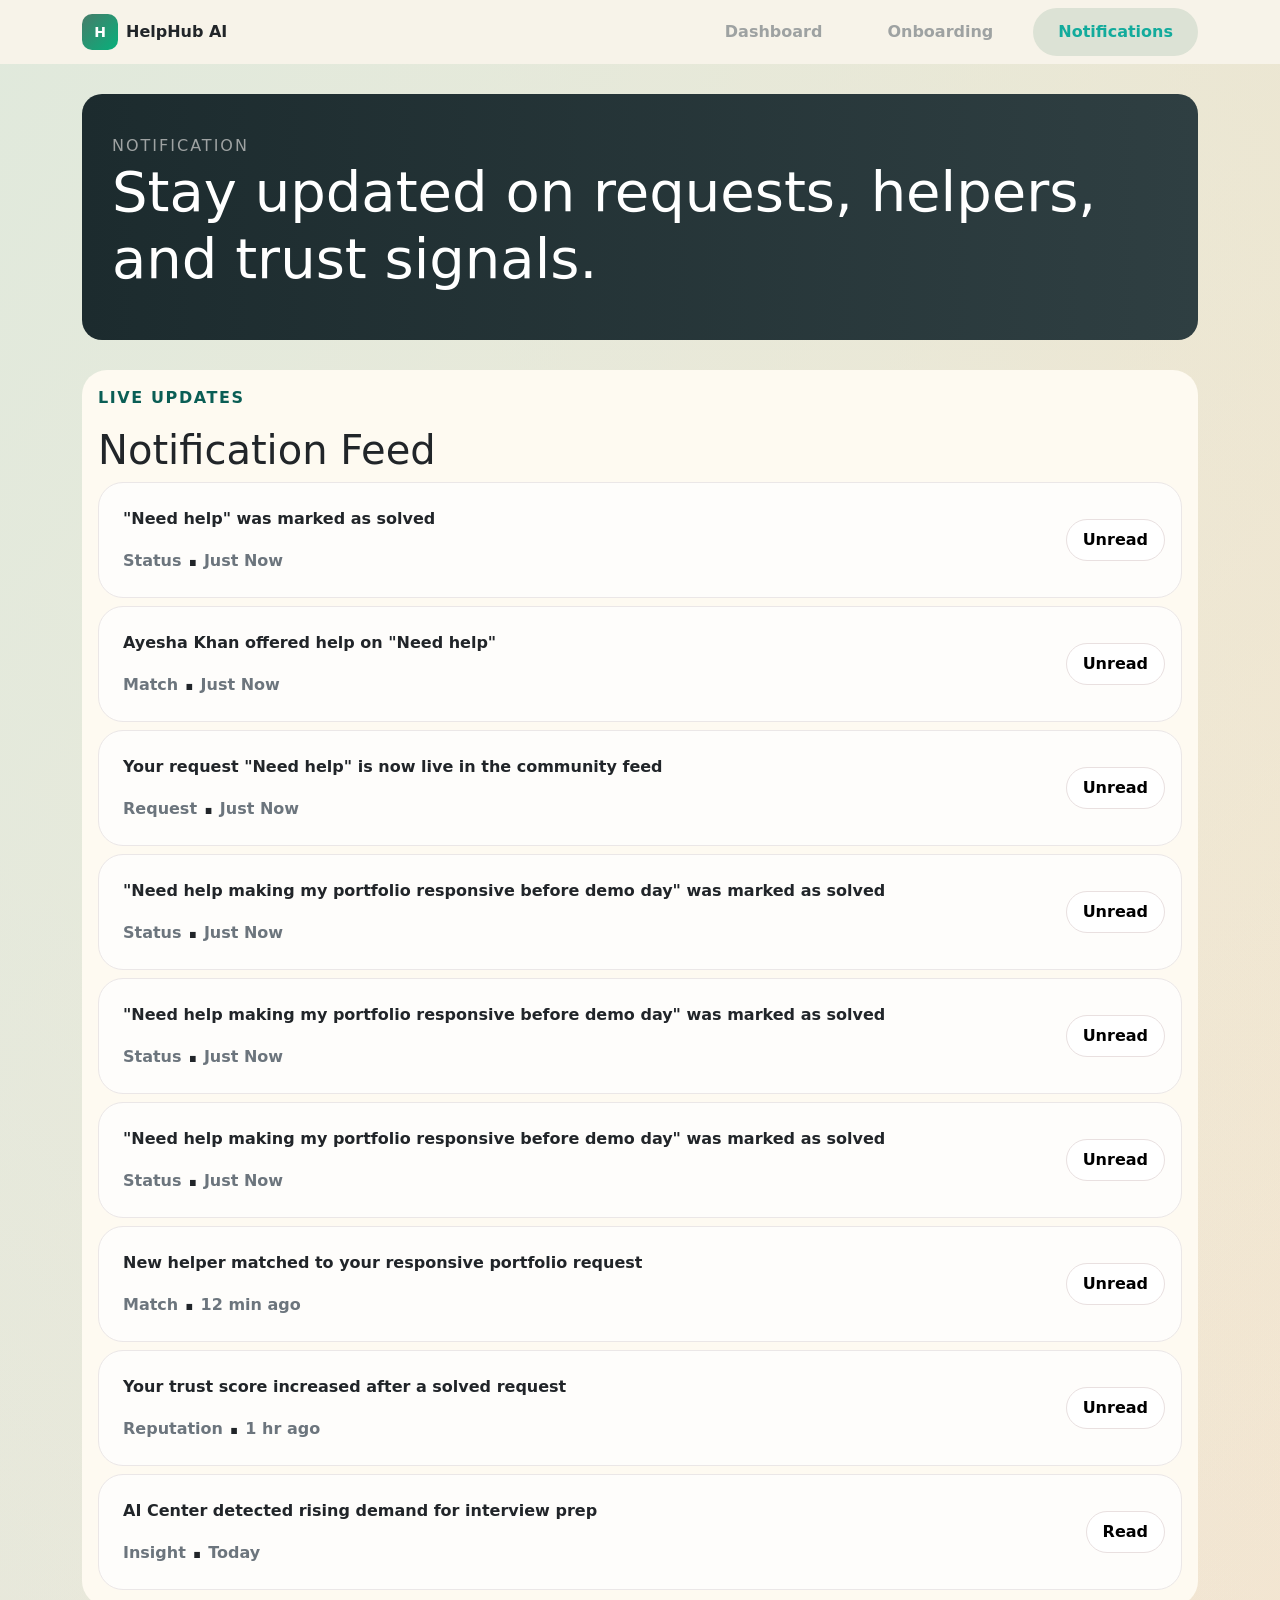
<file: NotificationPageDone.html>
<!DOCTYPE html>
<html lang="en">
<head>
    <meta charset="UTF-8">
    <meta name="viewport" content="width=device-width, initial-scale=1.0">
    <link rel="stylesheet" href="NotificationPageDone.css">
    <link href="https://cdn.jsdelivr.net/npm/bootstrap@5.0.2/dist/css/bootstrap.min.css" rel="stylesheet" integrity="sha384-EVSTQN3/azprG1Anm3QDgpJLIm9Nao0Yz1ztcQTwFspd3yD65VohhpuuCOmLASjC" crossorigin="anonymous">
    <title>Notifications Page</title>
</head>
<body >

     <!-- Navbar -->
  <nav class="navbar">
    <div class="container nav-containe logo">
      <div class="d-flex align-items-center m-0 gap-2">  
      <h2 class="logo-icon m-0">H</h2>
        <strong>HelpHub AI</strong>
        </div>

    <div class="nav-links">
      <a href="index.html">Dashboard</a>
      <a href="OnboardingPage.css">Onboarding</a>
      <a href="profileDone.html" active>Notifications</a>
    </div>
    </div>
  </nav>

<div class="container ">
    
 
  <!-- Profile Header -->
  <section class="profile-header container">
    <span>NOTIFICATION</span>
    <h1 class="d-flex align-items-baseline" style="font-size: 3.5rem;">
  Stay updated on requests, helpers, and trust signals.
  
</h1>


    
  </section>

  <!-- Main Grid -->
  <section class="">
    <div class="notificationbox">
        <p class="green">LIVE UPDATES</p>
        <h1>Notification Feed</h1>

        <div class="d-flex flex-column gap-2">

        <div class="d-flex justify-content-between align-items-center notifocation p-3">
          <div class="p-2"> 
            <p ><b>"Need help" was marked as solved</b></p>
              <span class="m-0"><span class="fw-semibold text-secondary ">Status</span> 
                <b class="bold ">.</b> 
                <span class="fw-semibold text-secondary ">Just Now</span>
              </span>
          </div>
          <div><button class="notificationbtn p-2 ps-3 pe-3">Unread</button></div>
        </div>

        <div class="d-flex justify-content-between align-items-center notifocation p-3">
          <div class="p-2"> 
            <p ><b>Ayesha Khan offered help on "Need help"</b></p>
              <span class="m-0"><span class="fw-semibold text-secondary ">Match</span> 
                <b class="bold ">.</b> 
                <span class="fw-semibold text-secondary ">Just Now</span>
              </span>
          </div>
          <div><button class="notificationbtn p-2 ps-3 pe-3">Unread</button></div>
        </div>

        <div class="d-flex justify-content-between align-items-center notifocation p-3">
          <div class="p-2"> 
            <p ><b>Your request "Need help" is now live in the community feed</b></p>
              <span class="m-0"><span class="fw-semibold text-secondary ">Request </span> 
                <b class="bold ">.</b> 
                <span class="fw-semibold text-secondary ">Just Now</span>
              </span>
          </div>
          <div><button class="notificationbtn p-2 ps-3 pe-3">Unread</button></div>
        </div>


        <div class="d-flex justify-content-between align-items-center notifocation p-3">
          <div class="p-2"> 
            <p ><b>"Need help making my portfolio responsive before demo day" was marked as solved</b></p>
              <span class="m-0"><span class="fw-semibold text-secondary ">Status</span> 
                <b class="bold ">.</b> 
                <span class="fw-semibold text-secondary ">Just Now</span>
              </span>
          </div>
          <div><button class="notificationbtn p-2 ps-3 pe-3">Unread</button></div>
        </div>

        <div class="d-flex justify-content-between align-items-center notifocation p-3">
          <div class="p-2"> 
            <p ><b>"Need help making my portfolio responsive before demo day" was marked as solved</b></p>
              <span class="m-0"><span class="fw-semibold text-secondary ">Status</span> 
                <b class="bold ">.</b> 
                <span class="fw-semibold text-secondary ">Just Now</span>
              </span>
          </div>
          <div><button class="notificationbtn p-2 ps-3 pe-3">Unread</button></div>
        </div>

        <div class="d-flex justify-content-between align-items-center notifocation p-3">
          <div class="p-2"> 
            <p ><b>"Need help making my portfolio responsive before demo day" was marked as solved</b></p>
              <span class="m-0"><span class="fw-semibold text-secondary ">Status</span> 
                <b class="bold ">.</b> 
                <span class="fw-semibold text-secondary ">Just Now</span>
              </span>
          </div>
          <div><button class="notificationbtn p-2 ps-3 pe-3">Unread</button></div>
        </div>

        <div class="d-flex justify-content-between align-items-center notifocation p-3">
          <div class="p-2"> 
            <p ><b>New helper matched to your responsive portfolio request</b></p>
              <span class="m-0"><span class="fw-semibold text-secondary ">Match</span> 
                <b class="bold ">.</b> 
                <span class="fw-semibold text-secondary ">12 min ago</span>
              </span>
          </div>
          <div><button class="notificationbtn p-2 ps-3 pe-3">Unread</button></div>
        </div>

        <div class="d-flex justify-content-between align-items-center notifocation p-3">
          <div class="p-2"> 
            <p ><b>Your trust score increased after a solved request</b></p>
              <span class="m-0"><span class="fw-semibold text-secondary ">Reputation</span> 
                <b class="bold ">.</b> 
                <span class="fw-semibold text-secondary ">1 hr ago</span>
              </span>
          </div>
          <div><button class="notificationbtn p-2 ps-3 pe-3">Unread</button></div>
        </div>

        <div class="d-flex justify-content-between align-items-center notifocation p-3">
          <div class="p-2"> 
            <p ><b>AI Center detected rising demand for interview prep</b></p>
              <span class="m-0">
                <span class="fw-semibold text-secondary ">Insight</span> 
                <b class="bold ">.</b> 
                <span class="fw-semibold text-secondary ">Today</span>
              </span>
          </div>
          <div><button class="notificationbtn p-2 ps-3 pe-3">Read</button></div>
        </div>

        </div>

    </div>
   

  </section>

</div>

</div>    
</body>
<script src="https://cdn.jsdelivr.net/npm/@popperjs/core@2.9.2/dist/umd/popper.min.js" integrity="sha384-IQsoLXl5PILFhosVNubq5LC7Qb9DXgDA9i+tQ8Zj3iwWAwPtgFTxbJ8NT4GN1R8p" crossorigin="anonymous"></script>
<script src="https://cdn.jsdelivr.net/npm/bootstrap@5.0.2/dist/js/bootstrap.min.js" integrity="sha384-cVKIPhGWiC2Al4u+LWgxfKTRIcfu0JTxR+EQDz/bgldoEyl4H0zUF0QKbrJ0EcQF" crossorigin="anonymous"></script>
</html>
</file>
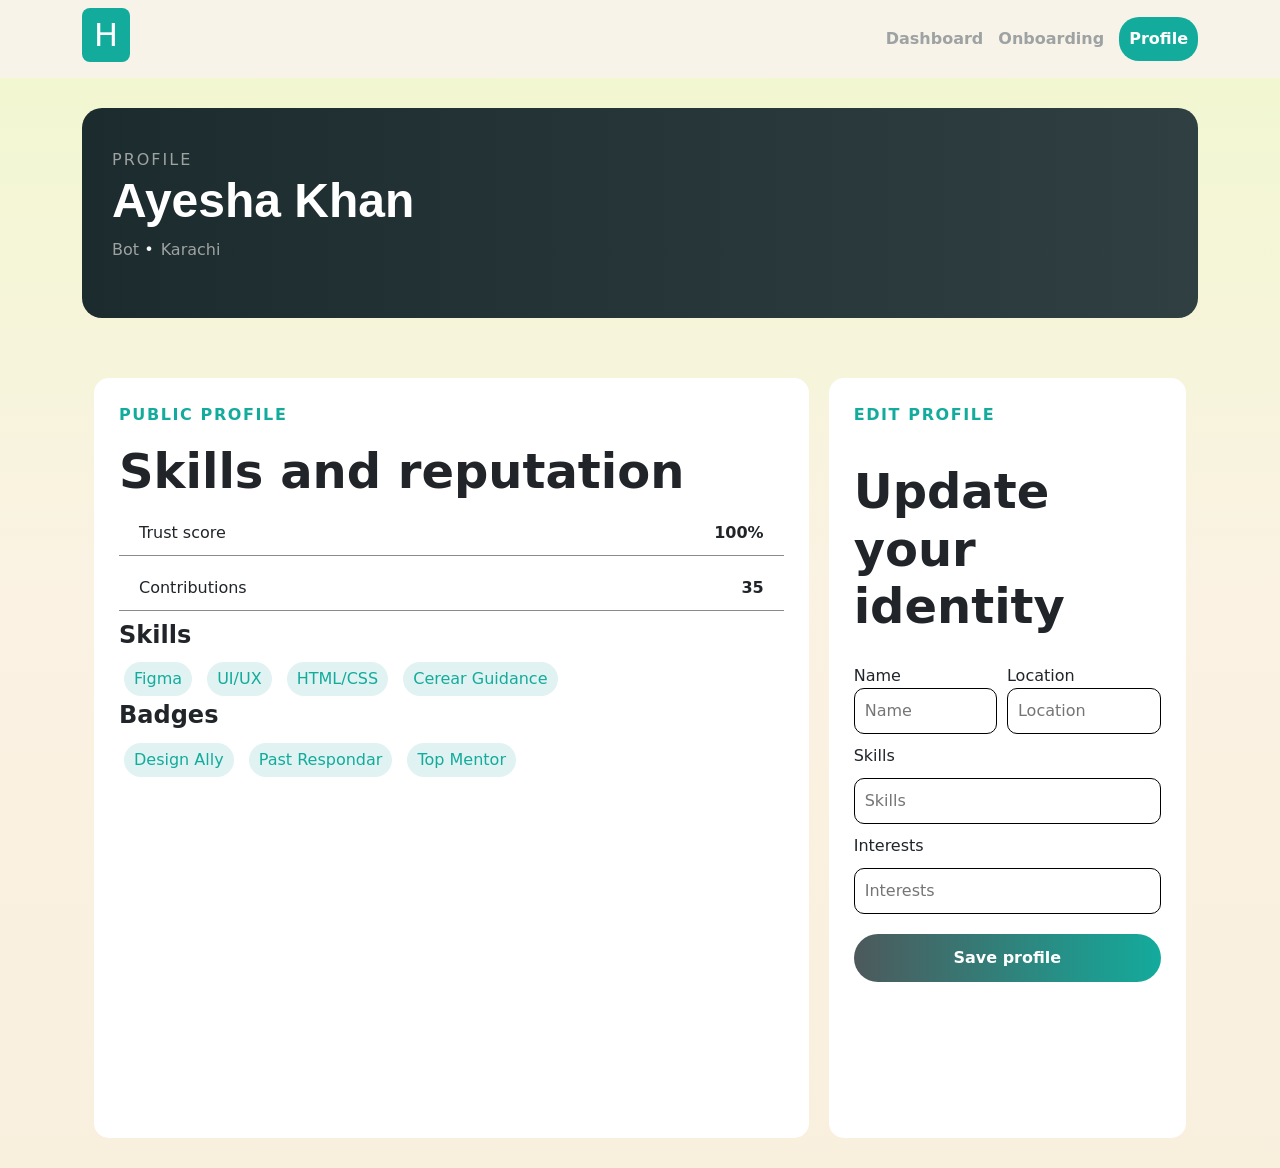
<file: profile.html>
<!DOCTYPE html>
<html lang="en">
<head>
    <meta charset="UTF-8">
    <meta name="viewport" content="width=device-width, initial-scale=1.0">
    <link rel="stylesheet" href="profile.css">
    <link href="https://cdn.jsdelivr.net/npm/bootstrap@5.0.2/dist/css/bootstrap.min.css" rel="stylesheet" integrity="sha384-EVSTQN3/azprG1Anm3QDgpJLIm9Nao0Yz1ztcQTwFspd3yD65VohhpuuCOmLASjC" crossorigin="anonymous">
    <title>Document</title>
</head>
<body>

     <!-- Navbar -->
  <nav class="navbar">
    <div class="container nav-containe logo">
        <h2 class="logo-icon">H</h2>
    <div class="nav-links">
      <a href="#">Dashboard</a>
      <a href="#">Onboarding</a>
      <a href="profile.html" class="active highlight" style="background-color: #13ab9c;">Profile</a>
    </div>
    </div>
  </nav>

<div class="container ">
    
 
  <!-- Profile Header -->
  <section class="profile-header container">
    <span>PROFILE</span>
    <h1>Ayesha Khan</h1>
    <p>Bot <span class="text-light">•</span> Karachi</p>
  </section>

  <!-- Main Grid -->
  <section class="my-container container">

    <!-- Left Card -->
    <div class="my-card">

        <p class="green">PUBLIC PROFILE</p>

        <div class="heading-content">
            <h2 >Skills and reputation</h2>
        </div>

      <div class="my-row">
        <span>Trust score</span>
        <span class="fw-bold">100%</span>
      </div>

      <div class="my-row">
        <span>Contributions</span>
        <span class="fw-bold">35</span>
      </div>

      <h4 class="fw-bold">Skills</h4>
      <div class="tags">
        <span>Figma</span>
        <span>UI/UX</span>
        <span>HTML/CSS</span>
        <span>Cerear Guidance</span>
      </div>

      <h4 class="fw-bold">Badges</h4>
      <div class="tags">
        <span>Design Ally</span>
        <span>Past Respondar</span>
        <span>Top Mentor</span>
      </div>

    </div>

    <!-- Right Card -->
    <div class="my-card card2">
        <p class="green">EDIT PROFILE</p>
      <div class="heading-content">
        <h2>Update your identity</h2>
      </div>

      <div class="input-field">
        <div class="top-field">
            <div class="first">
                <label for="Name">Name</label>
        <input type="text" placeholder="Name">
            </div>
        <div class="sec">
            <label for="location">Location</label>
      <input type="text" placeholder="Location">
        </div>
        </div>
      <label for="Skills">Skills</label>
      <input type="text" placeholder="Skills">
      <label for="Interests">Interests</label>
      <input type="text" placeholder="Interests">
      </div>

      <button>Save profile</button>
    </div>

  </section>

</div>

</div>    
</body>
<script src="https://cdn.jsdelivr.net/npm/@popperjs/core@2.9.2/dist/umd/popper.min.js" integrity="sha384-IQsoLXl5PILFhosVNubq5LC7Qb9DXgDA9i+tQ8Zj3iwWAwPtgFTxbJ8NT4GN1R8p" crossorigin="anonymous"></script>
<script src="https://cdn.jsdelivr.net/npm/bootstrap@5.0.2/dist/js/bootstrap.min.js" integrity="sha384-cVKIPhGWiC2Al4u+LWgxfKTRIcfu0JTxR+EQDz/bgldoEyl4H0zUF0QKbrJ0EcQF" crossorigin="anonymous"></script>
</html>
</file>
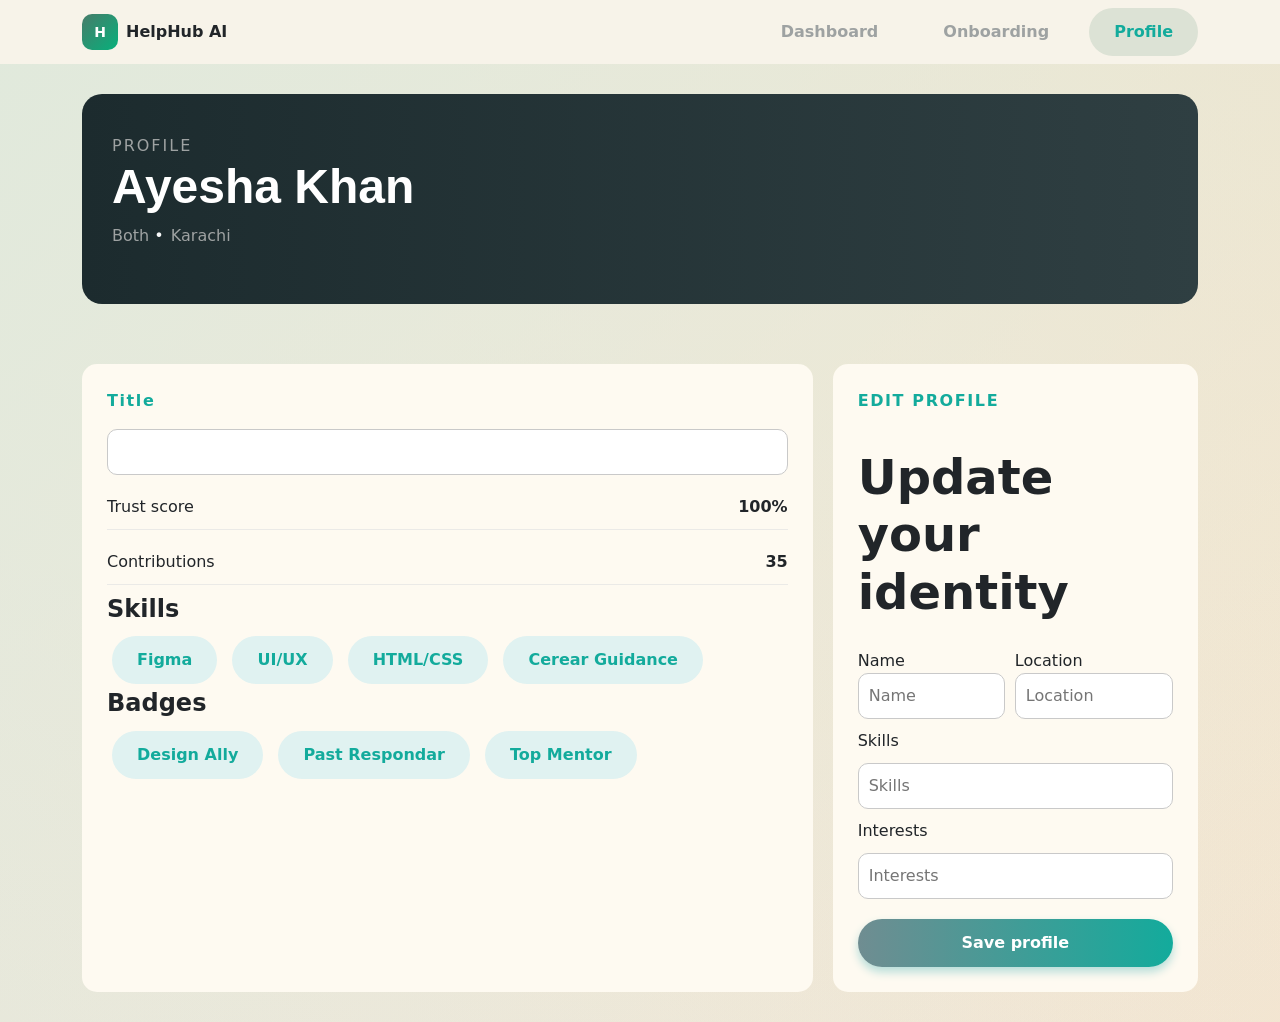
<file: profileDone.html>
<!DOCTYPE html>
<html lang="en">
<head>
    <meta charset="UTF-8">
    <meta name="viewport" content="width=device-width, initial-scale=1.0">
    <link rel="stylesheet" href="profileDone.css">
    <link href="https://cdn.jsdelivr.net/npm/bootstrap@5.0.2/dist/css/bootstrap.min.css" rel="stylesheet" integrity="sha384-EVSTQN3/azprG1Anm3QDgpJLIm9Nao0Yz1ztcQTwFspd3yD65VohhpuuCOmLASjC" crossorigin="anonymous">
    <title>Profile Page</title>
</head>
<body>

     <!-- Navbar -->
  <nav class="navbar">
    <div class="container nav-containe logo">
      <div class="d-flex align-items-center m-0 gap-2">  
      <h2 class="logo-icon m-0">H</h2>
        <strong>HelpHub AI</strong>
        </div>

    <div class="nav-links">
      <a href="index.html">Dashboard</a>
      <a href="OnboardingPage.html">Onboarding</a>
      <a href="profileDone.css" active>Profile</a>
    </div>
    </div>
  </nav>

<div class="container ">
    
 
  <!-- Profile Header -->
  <section class="profile-header container">
    <span>PROFILE</span>
    <h1>Ayesha Khan</h1>
    <p>Both <span class="text-light">•</span> Karachi</p>
  </section>

  <!-- Main Grid -->
  <section class="my-container container">

    <!-- Left Card -->
    <div class="my-card">

        <p class="green">Title</p>

        <input  type="text" >

      <div class="my-row">
        <span>Trust score</span>
        <span class="fw-bold">100%</span>
      </div>

      <div class="my-row">
        <span>Contributions</span>
        <span class="fw-bold">35</span>
      </div>

      <h4 class="fw-bold">Skills</h4>
      <div class="tags">
        <button>Figma</button>
        <button>UI/UX</button>
        <button>HTML/CSS</button>
        <button>Cerear Guidance</button>
      </div>

      <h4 class="fw-bold">Badges</h4>
      <div class="tags">
        <button>Design Ally</button>
        <button>Past Respondar</button>
        <button>Top Mentor</button>
      </div>

    </div>

    <!-- Right Card -->
    <div class="my-card card2">
        <p class="green">EDIT PROFILE</p>
      <div class="heading-content">
        <h2>Update your identity</h2>
      </div>

      <div class="input-field">
        <div class="top-field">
            <div class="first">
                <label for="Name">Name</label>
        <input type="text" placeholder="Name">
            </div>
        <div class="sec">
            <label for="location">Location</label>
      <input type="text" placeholder="Location">
        </div>
        </div>
      <label for="Skills">Skills</label>
      <input type="text" placeholder="Skills">
      <label for="Interests">Interests</label>
      <input type="text" placeholder="Interests">
      </div>

      <button class="buttonSave">Save profile</button>
    </div>

  </section>

</div>

</div>    
</body>
<script src="https://cdn.jsdelivr.net/npm/@popperjs/core@2.9.2/dist/umd/popper.min.js" integrity="sha384-IQsoLXl5PILFhosVNubq5LC7Qb9DXgDA9i+tQ8Zj3iwWAwPtgFTxbJ8NT4GN1R8p" crossorigin="anonymous"></script>
<script src="https://cdn.jsdelivr.net/npm/bootstrap@5.0.2/dist/js/bootstrap.min.js" integrity="sha384-cVKIPhGWiC2Al4u+LWgxfKTRIcfu0JTxR+EQDz/bgldoEyl4H0zUF0QKbrJ0EcQF" crossorigin="anonymous"></script>
</html>
</file>
<file: style.css>
body {
   background: linear-gradient(#e6ebd4c7,#f6e6ca87,#f6e6caa1);
    color: white;
    font-family: 'Segoe UI', sans-serif;
    display: flex;
    justify-content: center;
    align-items: center;
    height: 100vh;
    margin: 0;
}

.onboarding-container {
     background-image: 
    linear-gradient(to bottom right, #e0e9dc, #e2e6e0); /* Top Left */
    
  
  
  background-repeat: no-repeat;




    padding: 40px;
    border-radius: 20px;
    box-shadow: 0 10px 30px rgba(0,0,0,0.5);
    text-align: center;
    width: 90%;
    max-width: 500px;
    color: #0f172a;
}

.step { display: none; }
.step.active { display: block; animation: fadeIn 0.5s; }

@keyframes fadeIn {
    from { opacity: 0; transform: translateY(10px); }
    to { opacity: 1; transform: translateY(0); }
}

.icon { font-size: 50px; margin-bottom: 20px; }

.btn {
  width:100%;
  padding:12px;
  background:linear-gradient(to right,#4a7a85c8,#13ab9c);
  color:white;
  border:none;
  border-radius: 25px !important;
  font-weight: 600;
  
}


.btn:hover {
  width:100%;
  padding:12px;
  background:linear-gradient(to right,#4a7a85c8,#13ab9c);
  color:white;
  border:none;
  border-radius: 25px !important;
  font-weight: 600;
   box-shadow: 0 5px 10px #b5ddd9;
}

.role-cards {
    display: flex;
    gap: 15px;
    margin: 20px 0;
}

.card {
    border: 2px solid #334155;
    padding: 20px;
    border-radius: 12px;
    cursor: pointer;
    flex: 1;
    transition: 0.3s;
}

.card:hover, .card.selected {
    /* border-color: #3b82f6; */
    background: #bcc2b5;
    
     color: #13ab9c;
    font-weight: 550;
    /* letter-spacing: 0.1rem; */
}

.skills-grid {
    display: flex;
    flex-wrap: wrap;
    gap: 10px;
    justify-content: center;
    margin: 20px 0;
}

.skills-grid span:hover{
     background:linear-gradient(to right,#4a7a85c8,#13ab9c);
    color: white;
}

.skill-tag {
      background: #f6f7f5;
    
     color: #13ab9c;
    font-weight: 550;
    padding: 8px 15px;
    border-radius: 20px;
    cursor: pointer;
    border: 1px solid transparent;
}

.skill-tag.selected {
    background:linear-gradient(to right,#4a7a85c8,#13ab9c);
    color: white;
    border-color: white;
}
</file>
<file: CreateRequestDone.css>
*{
    padding: 0px;
    margin: 0px;
    box-sizing: border-box;
}


body{
  /* height: 100%; */

  min-height: 100vh;

    background-image: 
    linear-gradient(to bottom right, #e0e9dc, transparent), /* Top Left */
    linear-gradient(to bottom left, #f6e4c9, transparent),  /* Top Right */
    linear-gradient(to top right, #efe7da, transparent),    /* Bottom Left */
    linear-gradient(to top left, #efe7da, transparent);     /* Bottom Right */

  background-position: 
    top left, 
    top right, 
    bottom left, 
    bottom right;

  background-size: 100% ;
  background-repeat: no-repeat;

}



.navbar {
    display: flex;
    justify-content: space-between;
    align-items: center;
    flex-wrap: wrap; /* Allows wrapping on very small screens */
    gap: 15px;
    background-color: #f7f3e9;
}

.logo {
    display: flex;
    align-items: center;
    gap: 10px;
    font-weight: 700;
}

.logo-icon {
    
    width: 36px;
    height: 36px;
    background: linear-gradient(135deg, #477c6a, #07b07b);
    color: white;
    display: flex;
    align-items: center;
    justify-content: center;
    border-radius: 10px;
    font-weight: 600;
    font-size: 14px;
}

.nav-links {
    display: flex;
    gap: 15px;
    align-items: center;
}

.nav-links a{
    text-decoration: none;
    color: #9ea2a2;
    border-radius: 50px;

    
    padding: 12px 25px;
    font-weight: 600;
}

.nav-links a:hover{
  background-color: #dce2d5;
  color: #13ab9c;
}



.profile-header{
  margin:30px;
  padding:40px;
  padding-left: 30px !important;
  border-radius:20px;
  background:linear-gradient(to right,#1c2b2e,#2f3f42);
  color:white;
}

.profile-header h1{
   font-family: 'Inter', sans-serif;
    font-size: 4rem;
    margin: 10px 0px;
    
    font-weight: 600;
    color: #fff;
}


.profile-header span{
    letter-spacing: 2px;
    color: #9ea2a2;
}

.profile-header p{
    color: #9ea2a2;
    font-size: 1.3rem;
    margin: 0px;
}


.my-container{
  display:grid;
  grid-template-columns:2fr 1fr;
  gap:20px;
  padding: 30px 0px !important;

}


.my-card{
  background:#fefaf1;  
  padding:25px;
  border-radius:15px;
}

.card2{
    display: flex;
    flex-direction: column;
    gap: 20px;
}


label{
  font-weight: 600;
}




.tags button{
    border:  0;
    display:inline-block;
    background:#e0f2f1;
    
    border-radius: 50px;
    margin:5px;
    color: #13ab9c;
    padding: 12px 25px;
    font-weight: 600;
}

.tags button:hover{
    border:  0;
    display:inline-block;
    background-color: #13ab9c;
    padding:5px 10px;
    border-radius: 50px;
    margin:5px;
    color: white;
    padding: 12px 25px;
}

.green{
    color: #13ab9c;
    font-weight: 550;
    letter-spacing: 0.1rem;
}

input , input:focus , .SelectOpt  {
  width:100%;
  padding:10px;
  border-radius: 10px;
  outline: none;
  border: 1px solid rgb(231, 231, 231);
}

/* Specificity barhane ke liye 'select.mytextarea' use karen */
select.form-select.mytextarea, 
.mytextarea {
  width: 100% ;
  padding: 10px ;
  border-radius: 10px ;
  outline: none;
  border: 1px solid rgb(231, 231, 231);
  height: 9rem;
  appearance: none; /* Default arrow hatane ke liye (optional) */
}


.buttonSave{
  
  
  background:linear-gradient(to right,#486f77c8,#13ab9c);
  color:white;
  box-shadow: 0 5px 10px #b5ddd9;
}



/* responsive area */
@media (max-width: 992px){
  .my-container{
    grid-template-columns: 1fr;
  }
  .nav-container h2{
    font-size: 2rem;
  }
}

@media (max-width: 768px){
  .profile-header{
    margin: 15px;
    padding: 25px;
  }

  .profile-header h1{
    font-size: 2rem;
  }
}

@media (max-width: 768px){
  .heading-content h2{
    font-size: 1.5rem;
  }
}

/* responsive area */
</file>
<file: explore.css>
* {
  margin: 0;
  padding: 0;
  box-sizing: border-box;
  font-family: sans-serif;
}

body {
  background: white;
  
}
.backg{
  background-color: #f5e9d3;
  width: 100%;
}

/* NAVBAR */
.navbar , .mynav {
  display: flex;
  justify-content: space-between;
  align-items: center;
  margin-bottom: 30px;
  background-color: #f3efe4;
}

.logo {
  display: flex;
  align-items: center;
  gap: 10px;
}
.avatar {
    width: 30px;
    height: 30px;
    background-color: #2f8f73; /* green shade */
    color: white;
    display: flex;
    align-items: center;
    justify-content: center;
    border-radius: 12px; /* rounded corners */
    font-size: 16px;
    font-weight: semibold;
    font-family: Arial, sans-serif;
}

/* .circle {
  background: #0f766e;
  color: white;
  width: 40px;
  height: 40px;
  border-radius: 50%;
  display: flex;
  align-items: center;
  justify-content: center;
  font-weight: bold;
} */

nav a {
  margin-left: 20px;
  text-decoration: none;
  color: #555;
  padding: 10px;
  gap: 10px;
  
}

nav a:hover{
  background-color: #d1fae5;
  padding: 8px 14px;
  border-radius: 20px;
  color: #065f46;
}

/* HERO */
.hero {
  background: linear-gradient(135deg, #1f2937, #111827);
  color: white;
  padding: 40px;
  border-radius: 25px;
  margin-bottom: 30px;
}

.hero h1 {
  font-size: 40px;
  margin: 10px 0;
}

.hero .subtext {
  color: #ccc;
}

.breadcrumb {
  font-size: 12px;
  letter-spacing: 2px;
  color: #aaa;
}

/* CONTENT */
.content {
  display: flex;
  gap: 20px;
}

/* CARD */
.card {
 background-color: #fdf9f0;
  padding: 20px;
  border-radius: 20px;
  /* flex: 1; */
  
}
.filter{
   display: flex;
  flex-direction: column;
  justify-content: space-between; /* This creates the space-around effect */
  min-height: 500px; /* Needs a height to spread items out */
  padding: 2rem !important;
}
.dropdown-container {
  display: flex;
  flex-direction: column;
  gap: 1.5rem; /* Better than space-around for forms */
}
/* FILTER */
.filter h4 {
  color: #888;
  margin-bottom: 10px;
  
}
.myspace{
  display: flex !important;
  flex-direction: column !important;

 
}

/* POST */
.tags {
  display: flex;
  gap: 10px;
  margin-bottom: 10px;
}



.blue { background: #dbeafe; color: #1d4ed8; }
.red { background: #fee2e2; color: #b91c1c; }
.green { background: #dcfce7; color: #166534; }

.line{
  display: flex;
  width: 100%;
  justify-content: space-between;
}
.whiteButton{
  background-color: #fefefe;
  padding: 10px;
  border: none;
  border-radius: 50px;
  font-weight: 600;
  color: black;
}

.whiteButton:hover{
  background-color: black;
  color: white;

}

button{
  background-color: #ecefe8;
  color: #6c8981;
}

.tag-container {
  display: flex;
  gap: 8px;
  font-family: sans-serif;
}

.tag {
  padding: 6px 16px;
  border-radius: 50px;
  font-size: 14px;
  font-weight: 500;
}

.web-dev {
  background-color: #e9f3f1;
  color: #1a535c;
}

.priority-high {
  background-color: #fce8e8;
  color: #c53030;
}

.status-solved {
  background-color: #e6f4ea;
  color: #1e7e34;
}
.dropdown-container {
  width: 100%;
  max-width: 400px;
}

.custom-select {
  width: 100%;
  padding: 16px 20px;
  font-size: 16px;
  color: #333;
  background-color: #fff;
  border: 1px solid #eee;
  border-radius: 12px;
  appearance: none; /* Hides default arrow */
  background-image: url('data:image/svg+xml;charset=US-ASCII,<svg xmlns="http://w3.org" width="12" height="12" viewBox="0 0 24 24" fill="none" stroke="black" stroke-width="2" stroke-linecap="round" stroke-linejoin="round"><polyline points="6 9 12 15 18 9"></polyline></svg>');
  background-repeat: no-repeat;
  background-position: right 20px center;
  cursor: pointer;
}
</file>
<file: exploreDone.css>
*{
    padding: 0px;
    margin: 0px;
    box-sizing: border-box;
}


body{
  /* height: 100%; */

  min-height: 100vh;

    background-image: 
    linear-gradient(to bottom right, #e0e9dc, transparent), /* Top Left */
    linear-gradient(to bottom left, #f6e4c9, transparent),  /* Top Right */
    linear-gradient(to top right, #efe7da, transparent),    /* Bottom Left */
    linear-gradient(to top left, #efe7da, transparent);     /* Bottom Right */

  background-position: 
    top left, 
    top right, 
    bottom left, 
    bottom right;

  background-size: 100% ;
  background-repeat: no-repeat;

}


.navbar {
    display: flex;
    justify-content: space-between;
    align-items: center;
    flex-wrap: wrap; /* Allows wrapping on very small screens */
    gap: 15px;
    background-color: #f7f3e9;
}

.logo {
    display: flex;
    align-items: center;
    gap: 10px;
    font-weight: 700;
}

.logo-icon {
    
    width: 36px;
    height: 36px;
    background: linear-gradient(135deg, #477c6a, #07b07b);
    color: white;
    display: flex;
    align-items: center;
    justify-content: center;
    border-radius: 10px;
    font-weight: 600;
    font-size: 14px;
}

.nav-links {
    display: flex;
    gap: 15px;
    align-items: center;
}

.nav-links a{
    text-decoration: none;
    color: #9ea2a2;
    border-radius: 50px;

    
    padding: 12px 25px;
    font-weight: 600;
}

.nav-links a:hover , .nav-links a[active]{
  background-color: #dce2d5;
  color: #13ab9c;
}



label{
  font-weight: 500;
}

 .SelectOpt  {
  
  border-radius: 25px;
  outline: none;
  border: 1px solid rgb(231, 231, 231);
}

input::placeholder{
  font-size: 1rem; 
  color: black;

}

.myinput{
  font-size: 1.4rem;
}

select {
  font-size: 1rem; 
  color: black;
}

.SelectOpt option, select{
  font-size: 1rem;
 
}




















/* HERO */
.hero {
  background: linear-gradient(135deg, #1f2937, #111827);
  color: white;
  padding: 40px;
  border-radius: 25px;
  margin-bottom: 30px;
}

.hero h1 {
  font-size: 40px;
  margin: 10px 0;
}

.hero .subtext {
  color: #ccc;
}

.breadcrumb {
  font-size: 12px;
  letter-spacing: 2px;
  color: #aaa;
}

/* CONTENT */
.content {
  display: flex;
  gap: 20px;
}

/* CARD */
.card {
 background-color: #fdf9f0;
  padding: 20px;
  border-radius: 20px;
  
  
}
.filter{
   display: flex;
  flex-direction: column;
  justify-content: space-between; /* This creates the space-around effect */
  min-height: 500px; /* Needs a height to spread items out */
  padding: 2rem !important;
}

/* FILTER */
.filter h4 {
  color: #888;
  margin-bottom: 10px;
  
}
.myspace{
  display: flex !important;
  flex-direction: column !important;

 
}

/* POST */
.tags {
  display: flex;
  gap: 10px;
  margin-bottom: 10px;
}



.blue { background: #dbeafe; color: #1d4ed8; }
.red { background: #fee2e2; color: #b91c1c; }
.green { background: #dcfce7; color: #166534; }

.line{
  display: flex;
  width: 100%;
  justify-content: space-between;
}

.whiteButton{
  background-color: #fefefe;
  padding: 10px;
  border: none;
  border-radius: 50px;
  font-weight: 600;
  color: black;
} 


.whiteButton:hover{
  background-color: #dce2d5;
  color: #13ab9c;
}

button{
  background-color: #ecefe8;
  color: #6c8981;
}

.tag-container {
  display: flex;
  gap: 8px;
  font-family: sans-serif;
}

.tag {
  padding: 6px 16px;
  border-radius: 50px;
  font-size: 14px;
  font-weight: 500;
}

.web-dev {
  background-color: #e9f3f1;
  color: #1a535c;
}

.priority-high {
  background-color: #fce8e8;
  color: #c53030;
}

.status-solved {
  background-color: #e6f4ea;
  color: #1e7e34;
}
.dropdown-container {
  width: 100%;
  max-width: 400px;
}

.custom-select {
  width: 100%;
  padding: 16px 20px;
  font-size: 16px;
  color: #333;
  background-color: #fff;
  border: 1px solid #eee;
  border-radius: 12px;
  appearance: none; /* Hides default arrow */
  background-image: url('data:image/svg+xml;charset=US-ASCII,<svg xmlns="http://w3.org" width="12" height="12" viewBox="0 0 24 24" fill="none" stroke="black" stroke-width="2" stroke-linecap="round" stroke-linejoin="round"><polyline points="6 9 12 15 18 9"></polyline></svg>');
  background-repeat: no-repeat;
  background-position: right 20px center;
  cursor: pointer;
}
</file>
<file: HomePage.css>
* {
  margin: 0;
  padding: 0;
  box-sizing: border-box;
  font-family: sans-serif;
}


body {
 
  min-height: 100vh;

    background-image: 
    linear-gradient(to bottom right, #e0e9dc, transparent), /* Top Left */
    linear-gradient(to bottom left, #f6e4c9, transparent),  /* Top Right */
    linear-gradient(to top right, #efe7da, transparent),    /* Bottom Left */
    linear-gradient(to top left, #efe7da, transparent);     /* Bottom Right */

  background-position: 
    top left, 
    top right, 
    bottom left, 
    bottom right;

  background-size: 100% ;
  background-repeat: no-repeat;

}



.navbar {
    display: flex;
    justify-content: space-between;
    align-items: center;
    flex-wrap: wrap; /* Allows wrapping on very small screens */
    gap: 15px;
    background-color: #f7f3e9;
}

.logo {
    display: flex;
    align-items: center;
    gap: 10px;
    font-weight: 700;
    justify-content: space-between;
}

.logodiv {
    display: flex;
    align-items: center;
    gap: 10px;
    font-weight: 700;
    justify-content: center;
}

.logo-icon {
    
    width: 36px;
    height: 36px;
    background: linear-gradient(135deg, #477c6a, #07b07b);
    color: white;
    display: flex;
    align-items: center;
    justify-content: center;
    border-radius: 10px;
    font-weight: 600;
    font-size: 14px;
}

.nav-links {
    display: flex;
    gap: 15px;
    align-items: center;
}

.nav-links a{
    text-decoration: none;
    color: #9ea2a2;
    border-radius: 50px;

    
    padding: 12px 25px;
    font-weight: 600;
}

.nav-links a:hover , .nav-links a[active] , .detail-btn:hover , .view-btn:hover , .navbtnwhite:hover {
  background-color: #dce2d5;
  color: #13ab9c;
}

.buttondiv .navbtnwhite{
  border-radius: 50px;
  padding: 12px ;
  background-color: #fdfdfd;
  border: 0px;
}

.buttonSave{
  
  padding:12px;
  background:linear-gradient(to right,#486f77c8,#13ab9c);
  color:white;
  border:none;
  border-radius: 25px !important;
  font-weight: 600;
  box-shadow: 0 5px 10px #b5ddd9;
}


/* HERO */
.hero {
  display: grid;
  grid-template-columns: 3fr 2fr;



  width: 90%;
  margin: 16px auto;
  padding: 40px;
  gap: 30px;
}
.left {
  
  background-image: 
    linear-gradient(to bottom, #e0e9dc, #f8f2e8); /* Top Left */
  border-radius: 25px; 
  background-color: red !important;
  background-size: 100% ;
  padding: 16px;

}


.hero .left p {
  margin-bottom: 20px;
}

.stats>div {
  border: 1px solid rgba(0, 0, 0, 0.1);
  width: 30%;
  margin: auto;
  box-shadow: 0 10px 15px -3px rgba(0, 0, 0, 0.2);

}



.stats>div>p {
  font-weight: bolder;
  font-size: 24px;
}

.stats>div>span {
  font-size: 13px;
  color: rgb(113, 113, 113);
}

.hero h1 {
  font-size: 50px;
  margin-bottom: 15px;
}

.buttons {
  display: flex;
  
}
.whitebtn{
  background-color: white;
  border-radius: 50px;
  border: 0px;
  padding: 5px 10px;
  margin-left: 15px;
  font-weight: 600;
  
}

.stats {
  display: flex;
  gap: 10px;
  margin: 20px 0px;
  
}

.stats div {
  background: #ffffff;
  padding: 15px;
  border-radius: 12px;
  margin: 0px;
}

/* RIGHT SIDE */
.right {
  background: #0f3d3a;
  color: white;
  padding: 20px;
  border-radius: 20px;
  position: relative;
}

.yellow-circle {
    position: absolute;
    top: 20px;
    right: 20px;
    width: 80px;
    height: 80px;
    border-radius: 50%;
    
    /* Radial gradient for that 3D look */
    background: radial-gradient(circle at 30% 30%, #fbd561, #d4a017);
    
    /* Optional: subtle glow */
    box-shadow: 0 0 20px rgba(251, 213, 97, 0.4);
}


.right>.card {
  background: #f6f6e8;
}

.right h2 {
  font-size: 42px;
  margin-bottom: 10px;
}

.right>.right-para {
  color: #e3efee;
}

.right h3 {
  margin-bottom: 10px;
}

.right p {
  color: rgb(44, 44, 43);
}

.card {
  background: white;
  color: black;
  margin-top: 15px;
  padding: 15px;
  border-radius: 12px;
  
}

/* CORE */


.core h2 {
  font-size: 36px;
  margin-bottom: 20px;
}

.core h4 {
  color: #0f766e;
  margin-bottom: 10px;
}

.grid {
  display: grid;
  grid-template-columns: repeat(3, 1fr);
  gap: 20px;
  margin-top: 20px;
}

.box {
  background: white;
  padding: 20px;
  border-radius: 12px;
  box-shadow: 0 10px 15px -3px rgba(0, 0, 0, 0.2);
}

.box h3 {
  margin-bottom: 10px;
  font-size: 22px;
}

.box p {
  color: rgb(81, 81, 80);
}

.requests {
  max-width: 1200px;
  margin: 60px auto;
  padding: 20px;
  font-family: "Inter", sans-serif;
}

.small {
  font-size: 12px;
  letter-spacing: 1px;
  color: #2f7d73;
  font-weight: 600;
}

h2 {
  font-size: 34px;
  margin-top: 5px;
}

.top {
  display: flex;
  justify-content: space-between;
  align-items: center;
}

.view-btn {
  background: #fff;
  border: none;
  padding: 10px 18px;
  border-radius: 20px;
  box-shadow: 0 2px 6px rgba(0, 0, 0, 0.1);
}

/* CARDS */
.cards {
  display: grid;
  grid-template-columns: repeat(3, 1fr);
  gap: 25px;
  margin-top: 30px;
}

.card {
  background: #f4f1eb;
  padding: 15px;
  border-radius: 20px;
  box-shadow: 0 10px 15px -3px rgba(0, 0, 0, 0.2);

}

.card h3 {
  margin: 10px 0;
  font-size: 18px;
}

.desc {
  color: #666;
  font-size: 14px;
  margin-bottom: 15px;
}

/* TAGS */
.tags {
  display: flex;
  gap: 8px;
  flex-wrap: wrap;
}

.tag {
  padding: 5px 10px;
  border-radius: 15px;
  font-size: 12px;
}

.stats div .green , .core .green{
    color: #1d867c;
    font-weight: 550;
    letter-spacing: 0.1rem;
}


.green1 {
  background: #d7eee8;
  color: #1f7a6b;
}

.red {
  background: #ffdede;
  color: #c0392b;
}

.yellow {
  background: #fff3cd;
  color: #b8860b;
}

.light-green {
  background: #e6f4ea;
  color: #2e7d32;
}

.light {
  background: #e9ecef;
  color: #555;
}

.small-tags {
  margin: 10px 0;
}

/* USER */
.user {
  display: flex;
  justify-content: space-between;
  align-items: center;
  margin-top: 15px;
}

.user p {
  font-size: 13px;
  color: #777;
}

.detail-btn {
  background: #fff;
  border: none;
  padding: 10px 15px;
  border-radius: 20px;
}

/* FOOTER */
.footer {
  margin-top: 25px;
  font-size: 13px;
  color: #777;
}

/* ================= HOVER EFFECTS ================= */

/* Main buttons */
.btn:hover {
  background: #0d5f59;
  cursor: pointer;
}

.primary:hover {
  background: #0d5f59;
  cursor: pointer;
}

.secondary:hover {
  background: #8f8f8f;
  cursor: pointer;
}


/* Detail button */
/* .detail-btn:hover {
  background: #0f766e;
  color: #fff;
  cursor: pointer;
} */


/* Smooth effect */
button {
  transition: all 0.3s ease;
}

a {
  transition: all 0.3s ease;
}

/* RESPONSIVE */
@media(max-width: 900px) {
  .cards {
    grid-template-columns: 1fr;
  }
}

/* RESPONSIVE */
@media(max-width: 768px) {
  .hero {
    grid-template-columns: 1fr;
  }

  .grid,
  .cards {
    grid-template-columns: 1fr;
  }
}



/* ================= RESPONSIVE ================= */

/* Tablets & small laptops */
@media (max-width: 992px) {
  

  .hero {
    grid-template-columns: 1fr;
    padding: 30px;
  }

  .hero h1 {
    font-size: 36px;
  }

  .right h2 {
    font-size: 32px;
  }

  .stats {
    flex-wrap: wrap;
  }

  .stats>div {
    width: 45%;
  }
}

/* Mobile devices */
@media (max-width: 600px) {
 
  

  

  .btn {
    align-self: flex-start;
  }

  .hero {
    width: 95%;
    padding: 20px;
  }

  .hero h1 {
    font-size: 26px;
    line-height: 1.3;
  }

  .hero p {
    font-size: 14px;
  }

  .buttons {
    display: flex;
    flex-direction: column;
    gap: 10px;
  }

  .buttons button {
    width: 100%;
  }

  .stats {
    flex-direction: column;
  }

  .stats>div {
    width: 100%;
  }

  .right {
    
    padding: 15px;
  }

  

  .right h2 {
    font-size: 24px;
  }

  .right p {
    font-size: 14px;
  }

  .card {
    padding: 12px;
  }
}

/* Extra small devices */
@media (max-width: 400px) {
  .hero h1 {
    font-size: 22px;
  }

  .right h2 {
    font-size: 20px;
  }
}

/* FIX: View button responsive */
@media (max-width: 600px) {
  .top {
    flex-direction: column;
    align-items: flex-start;
    gap: 15px;
  }

  .view-btn {
    width: 100%;
    text-align: center;
  }
}



/* .....About .html */
</file>
<file: leaderDone.css>
*{
    padding: 0px;
    margin: 0px;
    box-sizing: border-box;
}


body{
  /* height: 100%; */
  background: linear-gradient(#ecf6c1c7,#f6e6ca87,#f6e6caa1);

    background-image: 
    linear-gradient(to bottom right, #e0e9dc, transparent), /* Top Left */
    linear-gradient(to bottom left, #f6e4c9, transparent),  /* Top Right */
    linear-gradient(to top right, #efe7da, transparent),    /* Bottom Left */
    linear-gradient(to top left, #efe7da, transparent);     /* Bottom Right */

  background-position: 
    top left, 
    top right, 
    bottom left, 
    bottom right;

  background-size: 100% ;
  background-repeat: no-repeat;
  min-height: 100vh;
  
}


.my-container{
  /* min-height: calc(100dvh - 80px); */
  height: auto;
}


.navbar {
    display: flex;
    justify-content: space-between;
    align-items: center;
    flex-wrap: wrap; /* Allows wrapping on very small screens */
    gap: 15px;
    background-color: #f7f3e9;
}

.logo {
    display: flex;
    align-items: center;
    gap: 10px;
    font-weight: 700;
}

.logo-icon {
    
    width: 36px;
    height: 36px;
    background: linear-gradient(135deg, #477c6a, #07b07b);
    color: white;
    display: flex;
    align-items: center;
    justify-content: center;
    border-radius: 10px;
    font-weight: 600;
    font-size: 14px;
}

.nav-links {
    display: flex;
    gap: 15px;
    align-items: center;
}

.nav-links a{
    text-decoration: none;
    color: #9ea2a2;
    border-radius: 50px;

    
    padding: 12px 25px;
    font-weight: 600;
}

.nav-links a:hover , .nav-links a[active]{
  background-color: #dce2d5;
  color: #13ab9c;
}

/* .highlight{
    color: #13ab9c;
    padding: 10px;
    border-radius: 20px;
    color: #fff !important;
} */


.profile-header{
  margin:30px;
  padding:40px;
  padding-left: 30px !important;
  border-radius:20px;
  background:linear-gradient(to right,#1c2b2e,#2f3f42);
  color:white;
}

.profile-header h1{
    font-size: 3rem;
    font-family: sans-serif;
    font-weight: 600;
    color: #fff;
}

.profile-header span{
    letter-spacing: 2px;
    color: #9ea2a2;
}

.profile-header p{
    color: #9ea2a2;
}


.green{
    color: #218b81;
    font-weight: 550;
    letter-spacing: 0.1rem;
}

.my-card{
  background:#fefaf1;  
  padding:25px;
  border-radius:15px;
}


.my-container{
  display:grid;
  grid-template-columns:2fr 1fr;
  gap:20px;
  padding: 30px 0px !important;

}
:root {
    --bg-cream: #f9f7f2;
    --teal: #14b8a6;
    --teal-light: #f0fdfa;
    --dark-blue: #1e293b;
    --orange: #f97316;
}

body {
    background-color: var(--bg-cream);
    font-family: 'Inter', sans-serif;
    color: #333;
}

.bg-teal { background-color: var(--teal); }
.btn-teal-light { background-color: var(--teal-light); color: var(--teal) !important; }
.bg-dark-blue { background-color: var(--dark-blue); }
.bg-orange { background-color: var(--orange); }

.extra-small { font-size: rem; }

.brand-icon {
    width: 32px;
    height: 32px;
    display: flex;
    align-items: center;
    justify-content: center;
    font-weight: bold;
}

.active-link {
    font-weight: 600;
    background-color: #e6f7f5 !important;
}

.avatar {
    width: 45px;
    height: 45px;
    display: flex;
    align-items: center;
    justify-content: center;
    font-size: 0.9rem;
    font-weight: bold;
    flex-shrink: 0;
}


.shadow-hover {
    transition: transform 0.2s ease, shadow 0.2s ease;
    border: 1px solid #f1f5f9;
    border-radius: 15px ;
}

.shadow-hover:hover {
    transform: translateY(-2px);
    box-shadow: 0 10px 15px -3px rgba(0, 0, 0, 0.2);
}

/* Custom Gradients for Progress Bars */
.bg-gradient-teal {
    background: linear-gradient(90deg, #f59e0b 0%, #14b8a6 100%);
}

.bg-gradient-green {
    background: linear-gradient(90deg, #f59e0b 0%, #15803d 100%);
}

.progress {
    background-color: #e2e8f0;
}
</file>
<file: messageDone.css>
*{
    padding: 0px;
    margin: 0px;
    box-sizing: border-box;
}


body{
  /* height: 100%; */
  background: linear-gradient(#ecf6c1c7,#f6e6ca87,#f6e6caa1);

    background-image: 
    linear-gradient(to bottom right, #e0e9dc, transparent), /* Top Left */
    linear-gradient(to bottom left, #f6e4c9, transparent),  /* Top Right */
    linear-gradient(to top right, #efe7da, transparent),    /* Bottom Left */
    linear-gradient(to top left, #efe7da, transparent);     /* Bottom Right */

  background-position: 
    top left, 
    top right, 
    bottom left, 
    bottom right;

  background-size: 100% ;
  background-repeat: no-repeat;
  min-height: 100vh;
  
}


.my-container{
  /* min-height: calc(100dvh - 80px); */
  height: auto;
}


.logo {
    display: flex;
    align-items: center;
    gap: 10px;
    font-weight: 700;
}

.logo-icon {
    
    width: 36px;
    height: 36px;
    background: linear-gradient(135deg, #477c6a, #07b07b);
    color: white;
    display: flex;
    align-items: center;
    justify-content: center;
    border-radius: 10px;
    font-weight: 600;
    font-size: 14px;
}

.navbar {
    display: flex;
    justify-content: space-between;
    align-items: center;
    flex-wrap: wrap; /* Allows wrapping on very small screens */
    gap: 15px;
    background-color: #f7f3e9;
}

.nav-links {
    display: flex;
    gap: 15px;
    align-items: center;
}

.nav-links a{
    text-decoration: none;
    color: #9ea2a2;
    border-radius: 50px;

    
    padding: 12px 25px;
    font-weight: 600;
}

.nav-links a:hover , .notificationbtn:hover{
  background-color: #dce2d5;
  color: #13ab9c;
}

 
.profile-header{
  margin:30px;
  padding:40px;
  padding-left: 30px !important;
  border-radius:20px;
  background:linear-gradient(to right,#1c2b2e,#2f3f42);
  color:white;
} 

.profile-header h1{
    font-size: 3rem;
    font-family: sans-serif;
    font-weight: 600;
    color: #fff;
}

.profile-header span{
    letter-spacing: 2px;
    color: #9ea2a2;
}

.profile-header p{
    color: #9ea2a2;
}
.my-container{
  display:grid;
  grid-template-columns:2fr 1fr;
  gap:20px;
  padding: 30px 0px !important;

}


.my-card{
  background:#fefaf1;  
  padding:25px;
  border-radius:15px;
}

.card2{
    display: flex;
    flex-direction: column;
    gap: 20px;
}

.heading-content h2{
    font-size: 3rem;
    font-weight: 600;
}

.input-field{
    display: flex;
    flex-direction: column;
    /* grid-template-columns: 1fr 1fr; */
    gap: 10px;
    /* row-gap: 20px; */
}

.top-field{
    display: flex;
    gap: 10px;
}

.my-row{
  display:flex;
  justify-content:space-between;
  margin: 10px 0;
  border: 1px solid #e2e2e2a4;
  padding: 10px 0px;
  border-top: none;
  border-left: none;
  border-right: none;
  
}


.dot{
    color: #fff;
}

.my-card{
  background:#fefaf1;  
  padding:25px;
  border-radius:15px;
}

.notificationbox{
  border-radius: 25px;
  padding: 16px;
  background-color: #fefaf1;
  gap: 10px;
 
}

.notifocation{
  background-color: #fefdfb;
  border: 1px solid rgb(235, 231, 231);
  border-radius: 25px;
  

}

.notificationbtn{
  background-color: #edf3f1;
  border-radius: 50px;
  border: 1px solid rgb(233, 224, 224);
  font-weight: bold;
  color: #225b52;
 
  

}
.bold{
  font-size: 2rem;
}
span{
  line-height: 16px;
}


.tags button{
    border:  0;
    display:inline-block;
    background:#e0f2f1;
    
    border-radius: 50px;
    margin:5px;
    color: #13ab9c;
    padding: 12px 25px;
    font-weight: 600;
}

.tags button:hover{
    border:  0;
    display:inline-block;
    background-color: #13ab9c;
    padding:5px 10px;
    border-radius: 50px;
    margin:5px;
    color: white;
    padding: 12px 25px;
}

.SelectOpt  {
  width:100%;
  padding:10px;
  border-radius: 10px;
  outline: none;
  border: 1px solid rgb(231, 231, 231);
}

.mytextarea {
  width: 100% ;
  padding: 10px ;
  border-radius: 10px ;
  outline: none;
  border: 1px solid rgb(231, 231, 231);
  height: 9rem;
  appearance: none; /* Default arrow hatane ke liye (optional) */
}

.green{
    color: #13ab9c;
    font-weight: 550;
    letter-spacing: 0.1rem;
}

input , input:focus {
  width:100%;
  padding:10px;
  border-radius: 10px;
  outline: none;
  border: 1px solid rgb(201, 201, 201);
}

.buttonSave{
  width:100%;
  padding:12px;
  background:linear-gradient(to right,#486f77c8,#13ab9c);
  color:white;
  border:none;
  border-radius: 25px !important;
  font-weight: 600;
  box-shadow: 0 5px 10px #b5ddd9;
}




/* responsive area */
@media (max-width: 992px){
  .my-container{
    grid-template-columns: 1fr;
  }
  .nav-container h2{
    font-size: 2rem;
  }
}

@media (max-width: 768px){
  .profile-header{
    margin: 15px;
    padding: 25px;
  }

  .profile-header h1{
    font-size: 2rem;
  }
}

@media (max-width: 768px){
  .heading-content h2{
    font-size: 1.5rem;
  }
}
</file>
<file: MockInterviewPageDone.css>
* {
    padding: 0px;
    margin: 0px;
    box-sizing: border-box;
}


body{
  
  background: linear-gradient(#ecf6c1c7,#f6e6ca87,#f6e6caa1);

    background-image: 
    linear-gradient(to bottom right, #e0e9dc, transparent), /* Top Left */
    linear-gradient(to bottom left, #f6e4c9, transparent),  /* Top Right */
    linear-gradient(to top right, #efe7da, transparent),    /* Bottom Left */
    linear-gradient(to top left, #efe7da, transparent);     /* Bottom Right */

  background-position: 
    top left, 
    top right, 
    bottom left, 
    bottom right;

  background-size: 100% ;
  background-repeat: no-repeat;
  min-height: 100vh; 
  
}


.my-container{
  /* min-height: calc(100dvh - 80px); */
  height: auto;
  border-radius: 25px;
  height:  300px;
}


.navbar {
    display: flex;
    justify-content: space-between;
    align-items: center;
    flex-wrap: wrap; /* Allows wrapping on very small screens */
    gap: 15px;
    background-color: #f7f3e9;
}

.logo {
    display: flex;
    align-items: center;
    gap: 10px;
    font-weight: 700;
}

.logo-icon {
    
    width: 36px;
    height: 36px;
    background: linear-gradient(135deg, #477c6a, #07b07b);
    color: white;
    display: flex;
    align-items: center;
    justify-content: center;
    border-radius: 10px;
    font-weight: 600;
    font-size: 14px;
}

.nav-links {
    display: flex;
    gap: 15px;
    align-items: center;
}

.nav-links a {
    text-decoration: none;
    color: #9ea2a2;
    border-radius: 50px;

    
    padding: 12px 25px;
    font-weight: 600;
}

.trust{
  text-align: center;
    text-decoration: none;
    color: #9ea2a2;
    border: 0px;
    border-radius: 50px;

    font-weight: 600;
}

.nav-links a:hover , .notificationbtn:hover , .trust:hover{
  background-color: #dce2d5;
  color: #13ab9c;
}

.helper-item span{
  background-color: #ecf2f0;
  color: #3fa592;
  
  
}



.dashboard {
  display: grid;
  grid-template-columns: 2fr 1.2fr; /* Creates the wide and narrow columns */
  gap: 20px;
  max-width: 1200px;
  margin: auto;
  
}



.column {
  display: flex;
  flex-direction: column;
  gap: 20px;
}

/* Base Card Styling */
.card {
  background: #fefaf1 !important;  /* Off-white card background */
  
  border-radius: 28px; /* Smooth rounded corners */
  padding: 30px;
  box-shadow: 0 4px 20px rgba(0, 0, 0, 0.03); /* Soft, subtle shadow */
  border-radius: 25px !important;
  
}

.actions{
  height: 100%;


}
/* Content Elements */
h3 {
  font-size: 0.8rem;
  letter-spacing: 1px;
  color: #555;
  margin-bottom: 15px;
  text-transform: uppercase;
}


.profile-header{
  margin:30px;
  padding:40px;
  padding-left: 30px !important;
  border-radius:20px;
  background:linear-gradient(to right,#1c2b2e,#2f3f42);
  color:white;
}

.profile-header-button .one {
  color: #2d6b62;
  background: #243a3a;
  border-radius: 50px;
   padding: 7px;
}


.profile-header-button .two{
  color: #447174;
  background: #253d3d;
  border-radius: 50px;
   padding: 7px;
  /* background: linear-gradient(to right, #214c4e , #408386 ); */
}

.profile-header-button .three{
  color: #3c835b;
  background-color: #203d3d;
  border-radius: 50px;
  padding: 7px;
  /* background: linear-gradient(to right,  #156d3b,  #29814f ); */
}


.profile-header h1{
    font-size: 3rem;
    font-family: sans-serif;
    font-weight: 600;
    color: #fff;
}

.profile-header .first{
    letter-spacing: 2px;
    color: #eff0f0;
}

.profile-header p{
    color: #9ea2a2;
}


.green{
    color: #1d867c;
    font-weight: 550;
    letter-spacing: 0.1rem;
}

.tags {
  display: flex;
  gap: 10px;
  margin-top: 20px;
}

.tag {
  background: #e9f2ee; /* Light green pill color */
  color: #46967c;
  padding: 8px 16px;
  border-radius: 50px;
  font-size: 1rem;
}

.btn-primary {
  background: #007c6d; /* Teal button color */
  color: white;
  border: none;
  padding: 12px 24px;
  border-radius: 50px;
  cursor: pointer;
}

.btn-outline {
  background-color: red;
  
  border: none;
  border-radius: 25px;
  padding: 8px;
  font-weight: bold;
  margin-left: 20px;
  cursor: pointer;
}

.helper-item {
  display: flex;
  justify-content: space-between;
  align-items: center;
  gap: 15px;
  background: white;
  padding: 15px;
  border-radius: 20px;
  margin-top: 10px;
}

.helper-info{
  display: flex;
  
}

.avatar{
  background: linear-gradient(135deg, #fa8e58 0%, #ffc891 100%);
  height: 40px;
  width: 40px;
  padding: 10px; 
  display: flex;
  justify-content: center;
  align-items: center;
  margin-right: 1rem;
  border-radius: 50%; /* Makes it a circle like your image */
}

.buttonSave{
  background:linear-gradient(to right,#486f77c8,#13ab9c);
  color:white;
  border:none;
  border-radius: 25px !important;
  font-weight: 600;
  box-shadow: 0 5px 10px #b5ddd9;
}

.buttonSolved{
  background: white;
  
  color: black;
  font-weight: 700;
  border:none;
  border-radius: 25px !important;
  font-weight: 600;
}

.buttonSolved:hover{
  background: white;
  
  color: black;
  font-weight: 700;
  border:none;
  border-radius: 25px !important;
  font-weight: 600;
  box-shadow: 0 5px 10px #90cec8;
}
















/* responsive area */
@media (max-width: 992px){
  .my-container{
    grid-template-columns: 1fr;
  }
  .nav-container h2{
    font-size: 2rem;
  }
}

@media (max-width: 768px){
  .profile-header{
    margin: 15px;
    padding: 25px;
  }

  .profile-header h1{
    font-size: 2rem;
  }
}

@media (max-width: 768px){
  .heading-content h2{
    font-size: 1.5rem;
  }
}

/* responsive area */
</file>
<file: NotificationPageDone.css>
* {
    padding: 0px;
    margin: 0px;
    box-sizing: border-box;
}


body{
  /* height: 100%; */
  background: linear-gradient(#ecf6c1c7,#f6e6ca87,#f6e6caa1);

    background-image: 
    linear-gradient(to bottom right, #e0e9dc, transparent), /* Top Left */
    linear-gradient(to bottom left, #f6e4c9, transparent),  /* Top Right */
    linear-gradient(to top right, #efe7da, transparent),    /* Bottom Left */
    linear-gradient(to top left, #efe7da, transparent);     /* Bottom Right */

  background-position: 
    top left, 
    top right, 
    bottom left, 
    bottom right;

  background-size: 100% ;
  background-repeat: no-repeat;
  min-height: 100vh; 
  
}


.my-container{
  /* min-height: calc(100dvh - 80px); */
  height: auto;
  border-radius: 25px;
  height:  300px;
}


.navbar {
    display: flex;
    justify-content: space-between;
    align-items: center;
    flex-wrap: wrap; /* Allows wrapping on very small screens */
    gap: 15px;
    background-color: #f7f3e9;
}

.logo {
    display: flex;
    align-items: center;
    gap: 10px;
    font-weight: 700;
}

.logo-icon {
    
    width: 36px;
    height: 36px;
    background: linear-gradient(135deg, #477c6a, #07b07b);
    color: white;
    display: flex;
    align-items: center;
    justify-content: center;
    border-radius: 10px;
    font-weight: 600;
    font-size: 14px;
}

.nav-links {
    display: flex;
    gap: 15px;
    align-items: center;
}

.nav-links a{
    text-decoration: none;
    color: #9ea2a2;
    border-radius: 50px;

    
    padding: 12px 25px;
    font-weight: 600;
}

.nav-links a:hover , .notificationbtn:hover , .nav-links a[active]{
  background-color: #dce2d5;
  color: #13ab9c;
}

.highlight{
    color: #13ab9c;
    padding: 10px;
    border-radius: 20px;
    color: #fff !important;
}


.profile-header{
  margin:30px;
  padding:40px;
  padding-left: 30px !important;
  border-radius:20px;
  background:linear-gradient(to right,#1c2b2e,#2f3f42);
  color:white;
}

.profile-header p{
    font-size: 3rem;
    font-family: sans-serif;
    font-weight: 600;
    color: #fff;
    
}

h1{
     font-family: 'Inter', 
}

.profile-header span{
    letter-spacing: 2px;
    color: #9ea2a2;
}

.green{
    color: #0a5e55;
    font-weight: 550;
    letter-spacing: 0.1rem;
}

.my-card{
  background:#fefaf1;  
  padding:25px;
  border-radius:15px;
}

.notificationbox{
  border-radius: 25px;
  padding: 16px;
  background-color: #fefaf1;
  gap: 10px;
 
}

.notifocation{
  background-color: #fefdfb;
  border: 1px solid rgb(235, 231, 231);
  border-radius: 25px;
  

}

.notificationbtn{
  background-color: white;
  border-radius: 50px;
  border: 1px solid rgb(233, 224, 224);
  font-weight: bold;

  

}
.bold{
  font-size: 2rem;
}
span{
  line-height: 16px;
}

/* responsive area */
@media (max-width: 992px){
  .my-container{
    grid-template-columns: 1fr;
  }
  .nav-container h2{
    font-size: 2rem;
  }
}

@media (max-width: 768px){
  .profile-header{
    margin: 15px;
    padding: 25px;
  }

  .profile-header h1{
    font-size: 2rem;
  }
}

@media (max-width: 768px){
  .heading-content h2{
    font-size: 1.5rem;
  }
}

/* responsive area */
</file>
<file: profile.css>
/* --accent-teal: #14b8a6; */



*{
    padding: 0;
    margin: 0;
    box-sizing: border-box;
}


body{
  /* height: 100%; */
  background: linear-gradient(#ecf6c1c7,#f6e6ca87,#f6e6caa1);
}

.my-container{
  min-height: calc(100dvh - 80px);
}
/* .navbar{
  display:flex;
  justify-content:space-between;
  padding:20px;
  background:#eee;
}

.navbar a{
  margin-left:20px;
  text-decoration:none;
  color:#333;
} */


nav {
    display: flex;
    justify-content: space-between;
    align-items: center;
    padding-bottom: 40px;
    flex-wrap: wrap; /* Allows wrapping on very small screens */
    gap: 15px;
    background-color: #f7f3e9;
}

.logo {
    display: flex;
    align-items: center;
    gap: 10px;
    font-weight: 700;
}

.logo-icon {
    background-color: #13ab9c;
    color: white;
    padding: 8px 12px;
    border-radius: 8px;
}

.nav-links {
    display: flex;
    gap: 15px;
    align-items: center;
}

.nav-links a{
    text-decoration: none;
    color: #9ea2a2;
}

.highlight{
    color: #13ab9c;
    padding: 10px;
    border-radius: 20px;
    color: #fff !important;
}


.profile-header{
  margin:30px;
  padding:40px;
  padding-left: 30px !important;
  border-radius:20px;
  background:linear-gradient(to right,#1c2b2e,#2f3f42);
  color:white;
}

.profile-header h1{
    font-size: 3rem;
    font-family: sans-serif;
    font-weight: 600;
    color: #fff;
}

.profile-header span{
    letter-spacing: 2px;
    color: #9ea2a2;
}

.profile-header p{
    color: #9ea2a2;
}
.my-container{
  display:grid;
  grid-template-columns:2fr 1fr;
  gap:20px;
  padding:30px;

}

.my-card{
  background:white;
  padding:25px;
  border-radius:15px;
}

.card2{
    display: flex;
    flex-direction: column;
    gap: 20px;
}

.heading-content h2{
    font-size: 3rem;
    font-weight: 600;
}

.input-field{
    display: flex;
    flex-direction: column;
    /* grid-template-columns: 1fr 1fr; */
    gap: 10px;
    /* row-gap: 20px; */
}

.top-field{
    display: flex;
    gap: 10px;
}

.my-row{
  display:flex;
  justify-content:space-between;
  margin:10px 0;
  border: 1px solid #4d4c4ca4;
  padding: 10px 20px 10px 20px;
  border-top: none;
  border-left: none;
  border-right: none;
}


.dot{
    color: #fff;
}

.tags span{
    display:inline-block;
    background:#e0f2f1;
    padding:5px 10px;
    border-radius:20px;
    margin:5px;
    color: #13ab9c;
}

.green{
    color: #13ab9c;
    font-weight: 550;
    letter-spacing: 0.1rem;
}

input{
  width:100%;
  padding:10px;
  border-radius: 10px;
  border: 1px solid black;
}

button{
  width:100%;
  padding:12px;
  background:linear-gradient(to right,#1c2b2ec8,#13ab9c);
  color:white;
  border:none;
  border-radius: 25px !important;
  font-weight: 600;
}


/* responsive area */
@media (max-width: 992px){
  .my-container{
    grid-template-columns: 1fr;
  }
  .nav-container h2{
    font-size: 2rem;
  }
}

@media (max-width: 768px){
  .profile-header{
    margin: 15px;
    padding: 25px;
  }

  .profile-header h1{
    font-size: 2rem;
  }
}

@media (max-width: 768px){
  .heading-content h2{
    font-size: 1.5rem;
  }
}

/* responsive area */
</file>
<file: profileDone.css>
*{
    padding: 0px;
    margin: 0px;
    box-sizing: border-box;
}


body{
  /* height: 100%; */
  background: linear-gradient(#ecf6c1c7,#f6e6ca87,#f6e6caa1);

    background-image: 
    linear-gradient(to bottom right, #e0e9dc, transparent), /* Top Left */
    linear-gradient(to bottom left, #f6e4c9, transparent),  /* Top Right */
    linear-gradient(to top right, #efe7da, transparent),    /* Bottom Left */
    linear-gradient(to top left, #efe7da, transparent);     /* Bottom Right */

  background-position: 
    top left, 
    top right, 
    bottom left, 
    bottom right;

  background-size: 100% ;
  background-repeat: no-repeat;
  min-height: 100vh;
  
}


.my-container{
  /* min-height: calc(100dvh - 80px); */
  height: auto;
}


.navbar {
    display: flex;
    justify-content: space-between;
    align-items: center;
    flex-wrap: wrap; /* Allows wrapping on very small screens */
    gap: 15px;
    background-color: #f7f3e9;
}

.logo {
    display: flex;
    align-items: center;
    gap: 10px;
    font-weight: 700;
}

.logo-icon {
    
    width: 36px;
    height: 36px;
    background: linear-gradient(135deg, #477c6a, #07b07b);
    color: white;
    display: flex;
    align-items: center;
    justify-content: center;
    border-radius: 10px;
    font-weight: 600;
    font-size: 14px;
}

.nav-links {
    display: flex;
    gap: 15px;
    align-items: center;
}

.nav-links a{
    text-decoration: none;
    color: #9ea2a2;
    border-radius: 50px;

    
    padding: 12px 25px;
    font-weight: 600;
}

.nav-links a:hover , .nav-links a[active]{
  background-color: #dce2d5;
  color: #13ab9c;
}

/* .highlight{
    color: #13ab9c;
    padding: 10px;
    border-radius: 20px;
    color: #fff !important;
} */


.profile-header{
  margin:30px;
  padding:40px;
  padding-left: 30px !important;
  border-radius:20px;
  background:linear-gradient(to right,#1c2b2e,#2f3f42);
  color:white;
}

.profile-header h1{
    font-size: 3rem;
    font-family: sans-serif;
    font-weight: 600;
    color: #fff;
}

.profile-header span{
    letter-spacing: 2px;
    color: #9ea2a2;
}

.profile-header p{
    color: #9ea2a2;
}
.my-container{
  display:grid;
  grid-template-columns:2fr 1fr;
  gap:20px;
  padding: 30px 0px !important;

}

.my-card{
  background:#fefaf1;  
  padding:25px;
  border-radius:15px;
}

.card2{
    display: flex;
    flex-direction: column;
    gap: 20px;
}

.heading-content h2{
    font-size: 3rem;
    font-weight: 600;
}

.input-field{
    display: flex;
    flex-direction: column;
    /* grid-template-columns: 1fr 1fr; */
    gap: 10px;
    /* row-gap: 20px; */
}

.top-field{
    display: flex;
    gap: 10px;
}

.my-row{
  display:flex;
  justify-content:space-between;
  margin: 10px 0;
  border: 1px solid #e2e2e2a4;
  padding: 10px 0px;
  border-top: none;
  border-left: none;
  border-right: none;
  
}


.dot{
    color: #fff;
}

.tags button{
    border:  0;
    display:inline-block;
    background:#e0f2f1;
    
    border-radius: 50px;
    margin:5px;
    color: #13ab9c;
    padding: 12px 25px;
    font-weight: 600;
}

.tags button:hover{
    border:  0;
    display:inline-block;
    background-color: #13ab9c;
    padding:5px 10px;
    border-radius: 50px;
    margin:5px;
    color: white;
    padding: 12px 25px;
}

.green{
    color: #13ab9c;
    font-weight: 550;
    letter-spacing: 0.1rem;
}

input , input:focus {
  width:100%;
  padding:10px;
  border-radius: 10px;
  outline: none;
  border: 1px solid rgb(201, 201, 201);
}

.buttonSave{
  width:100%;
  padding:12px;
  background:linear-gradient(to right,#486f77c8,#13ab9c);
  color:white;
  border:none;
  border-radius: 25px !important;
  font-weight: 600;
  box-shadow: 0 5px 10px #b5ddd9;
}


/* responsive area */
@media (max-width: 992px){
  .my-container{
    grid-template-columns: 1fr;
  }
  .nav-container h2{
    font-size: 2rem;
  }
}

@media (max-width: 768px){
  .profile-header{
    margin: 15px;
    padding: 25px;
  }

  .profile-header h1{
    font-size: 2rem;
  }
}

@media (max-width: 768px){
  .heading-content h2{
    font-size: 1.5rem;
  }
}

/* responsive area */
</file>
